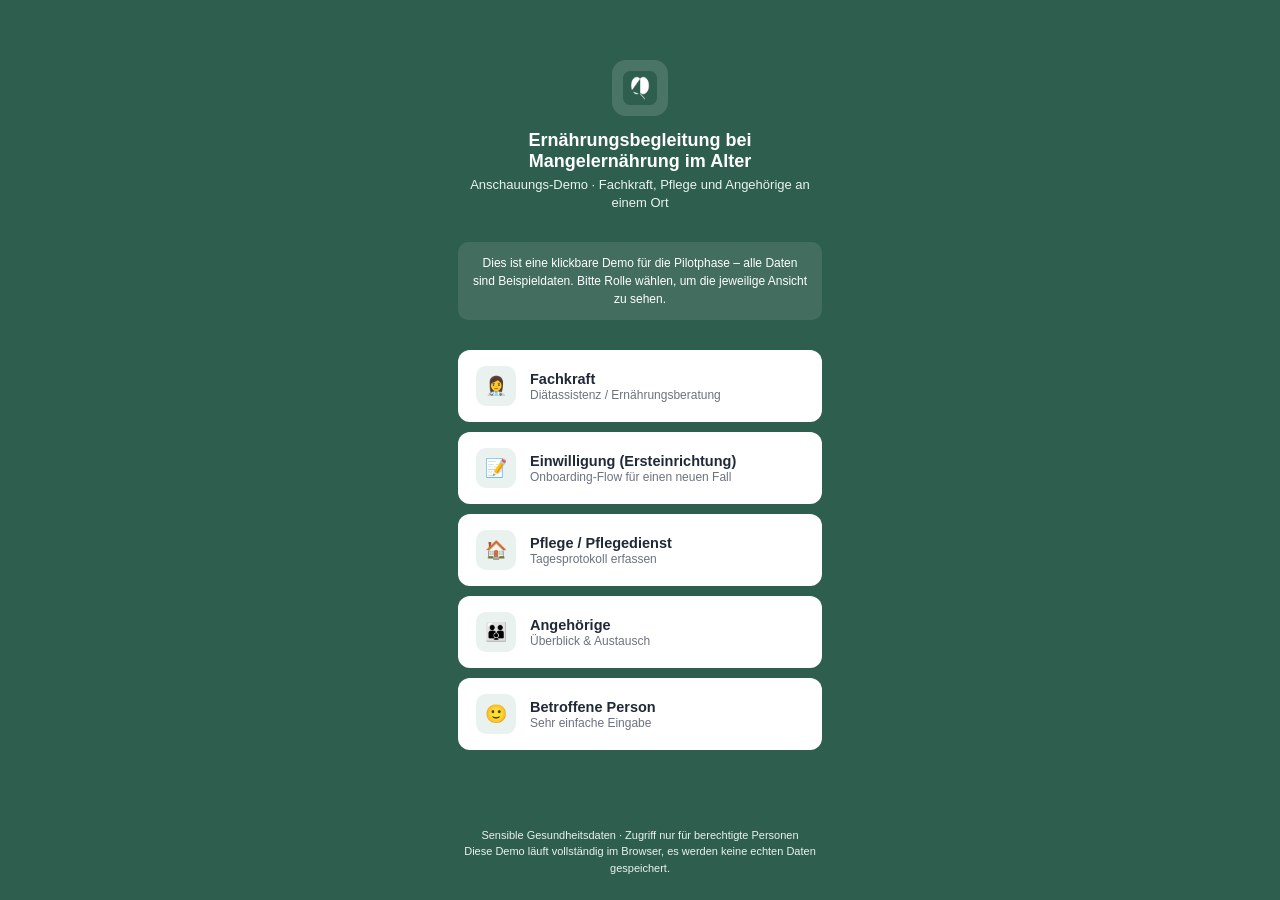
<file: demo-app/index.html>
<!doctype html>
<html lang="de">
<head>
<meta charset="utf-8">
<meta name="viewport" content="width=device-width, initial-scale=1">
<title>Ernährungsbegleitung – Anmeldung</title>
<meta name="theme-color" content="#2E5E4E">
<link rel="manifest" href="manifest.json">
<link rel="icon" href="assets/icon-192.png">
<link rel="apple-touch-icon" href="assets/icon-192.png">
<link rel="stylesheet" href="css/style.css">
<style>
  body { background: var(--brand); }
  .login-wrap { max-width: 420px; margin: 0 auto; min-height: 100vh; display: flex; flex-direction: column; padding: 48px 28px 24px; gap: 30px; }
  .brand-badge { width: 56px; height: 56px; border-radius: 14px; background: #ffffff22; display: flex; align-items: center; justify-content: center; }
  .brand-badge img { width: 34px; height: 34px; }
  .login-title { color: #fff; font-size: 18px; font-weight: 700; text-align: center; }
  .login-sub { color: #EAF2EF; font-size: 13px; text-align: center; margin-top: 4px; line-height: 1.4; }
  .role-card {
    display: flex; align-items: center; gap: 14px; padding: 16px 18px; border-radius: 12px;
    background: #fff; text-decoration: none; color: var(--text);
  }
  .role-card:hover { background: #F3F4F6; }
  .role-ico { width: 40px; height: 40px; border-radius: 10px; background: var(--brand-light); flex-shrink: 0; display: flex; align-items: center; justify-content: center; font-size: 18px; }
  .role-name { font-weight: 700; font-size: 14.5px; }
  .role-desc { font-size: 12px; color: var(--grey); margin-top: 1px; }
  .foot-note { color: #EAF2EF; font-size: 11px; text-align: center; margin-top: auto; padding-top: 20px; line-height: 1.5; }
  .pilot-note { background: #ffffff18; border-radius: 10px; padding: 12px 14px; color: #fff; font-size: 12px; line-height: 1.5; text-align: center; }
</style>
</head>
<body data-sw-base="./">
<div class="login-wrap">
  <div style="display:flex; flex-direction:column; align-items:center; gap:14px; margin-top:12px;">
    <div class="brand-badge"><img src="assets/icon-192.png" alt="Logo"></div>
    <div>
      <div class="login-title">Ernährungsbegleitung bei<br>Mangelernährung im Alter</div>
      <div class="login-sub">Anschauungs-Demo · Fachkraft, Pflege und Angehörige an einem Ort</div>
    </div>
  </div>

  <div class="pilot-note">Dies ist eine klickbare Demo für die Pilotphase – alle Daten sind Beispieldaten. Bitte Rolle wählen, um die jeweilige Ansicht zu sehen.</div>

  <div style="display:flex; flex-direction:column; gap:10px;">
    <a class="role-card" href="fachkraft/dashboard.html">
      <div class="role-ico">👩‍⚕️</div>
      <div><div class="role-name">Fachkraft</div><div class="role-desc">Diätassistenz / Ernährungsberatung</div></div>
    </a>
    <a class="role-card" href="mobile/einwilligung.html">
      <div class="role-ico">📝</div>
      <div><div class="role-name">Einwilligung (Ersteinrichtung)</div><div class="role-desc">Onboarding-Flow für einen neuen Fall</div></div>
    </a>
    <a class="role-card" href="mobile/pflege.html">
      <div class="role-ico">🏠</div>
      <div><div class="role-name">Pflege / Pflegedienst</div><div class="role-desc">Tagesprotokoll erfassen</div></div>
    </a>
    <a class="role-card" href="mobile/angehoerige.html">
      <div class="role-ico">👪</div>
      <div><div class="role-name">Angehörige</div><div class="role-desc">Überblick & Austausch</div></div>
    </a>
    <a class="role-card" href="mobile/betroffene.html">
      <div class="role-ico">🙂</div>
      <div><div class="role-name">Betroffene Person</div><div class="role-desc">Sehr einfache Eingabe</div></div>
    </a>
  </div>

  <div class="foot-note">Sensible Gesundheitsdaten · Zugriff nur für berechtigte Personen<br>Diese Demo läuft vollständig im Browser, es werden keine echten Daten gespeichert.</div>
</div>

<script src="js/app.js"></script>
<script>
  if ("serviceWorker" in navigator) {
    window.addEventListener("load", () => {
      navigator.serviceWorker.register("sw.js").catch(() => {});
    });
  }
</script>
</body>
</html>
</file>
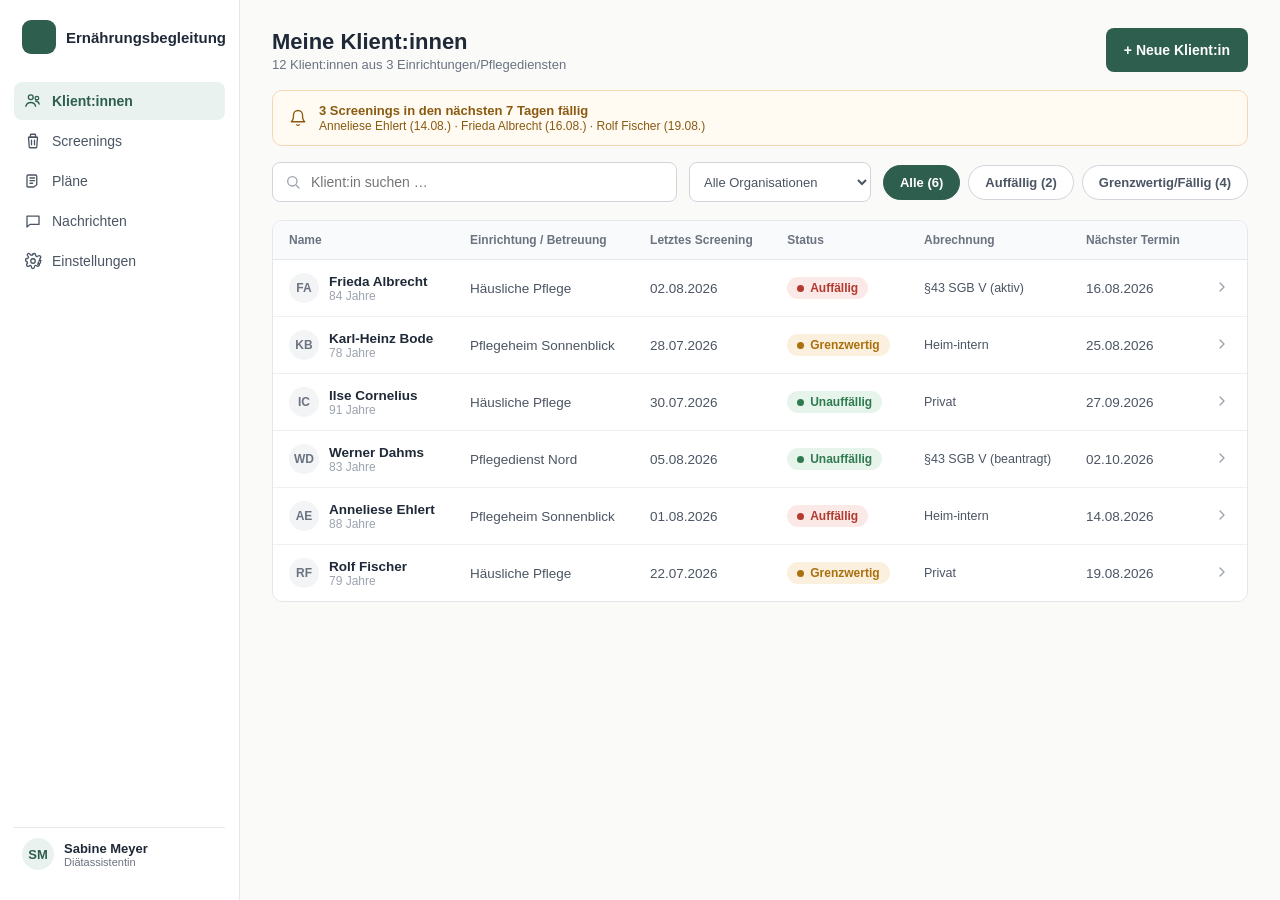
<file: demo-app/fachkraft/dashboard.html>
<!doctype html>
<html lang="de">
<head>
<meta charset="utf-8">
<meta name="viewport" content="width=device-width, initial-scale=1">
<title>Klient:innen – Übersicht</title>
<meta name="theme-color" content="#2E5E4E">
<link rel="manifest" href="../manifest.json">
<link rel="icon" href="../assets/icon-192.png">
<link rel="stylesheet" href="../css/style.css">
</head>
<body>
<div class="app-shell">
  <div class="sidebar" id="sidebar-mount" data-active="klienten"></div>

  <div class="main">
    <div class="page-head">
      <div>
        <div class="page-title">Meine Klient:innen</div>
        <div class="page-sub" id="header-sub">12 Klient:innen aus 3 Einrichtungen/Pflegediensten</div>
      </div>
      <button class="btn btn-primary" onclick="demoAlert('In der Demo nicht verknüpft – hier würde eine neue Klient:in angelegt.')">+ Neue Klient:in</button>
    </div>

    <div class="banner-warn" style="margin-bottom:16px;">
      <svg width="18" height="18" viewBox="0 0 24 24" fill="none" stroke="#8A5A11" stroke-width="1.75" stroke-linecap="round" stroke-linejoin="round" style="flex-shrink:0;"><path d="M18 8a6 6 0 0 0-12 0c0 7-3 9-3 9h18s-3-2-3-9"/><path d="M13.7 21a2 2 0 0 1-3.4 0"/></svg>
      <div style="flex-grow:1;">
        <div style="font-size:13px; font-weight:700;">3 Screenings in den nächsten 7 Tagen fällig</div>
        <div style="font-size:12px; margin-top:1px;">Anneliese Ehlert (14.08.) · Frieda Albrecht (16.08.) · Rolf Fischer (19.08.)</div>
      </div>
    </div>

    <div style="display:flex; align-items:center; gap:12px; margin-bottom:18px; flex-wrap:wrap;">
      <div style="flex-grow:1; min-width:180px; display:flex; align-items:center; gap:8px; height:40px; border:1px solid #D1D5DB; border-radius:8px; padding:0 12px; background:#fff;">
        <svg width="16" height="16" viewBox="0 0 24 24" fill="none" stroke="#9CA3AF" stroke-width="2" stroke-linecap="round"><circle cx="11" cy="11" r="7"/><path d="m21 21-4.3-4.3"/></svg>
        <input id="search" type="text" placeholder="Klient:in suchen …" style="border:none; outline:none; font-size:14px; flex-grow:1; background:transparent;"/>
      </div>
      <select id="org-filter" style="height:40px; border:1px solid #D1D5DB; border-radius:8px; padding:0 10px; font-size:13px; background:#fff; color:#4B5563;">
        <option value="all">Alle Organisationen</option>
        <option value="Häusliche Pflege">Häusliche Pflege</option>
        <option value="Pflegeheim Sonnenblick">Pflegeheim Sonnenblick</option>
        <option value="Pflegedienst Nord">Pflegedienst Nord</option>
      </select>
      <div id="status-filters" style="display:flex; gap:8px;"></div>
    </div>

    <div class="table-wrap">
      <table class="data">
        <thead><tr>
          <th>Name</th><th>Einrichtung / Betreuung</th><th>Letztes Screening</th><th>Status</th><th>Abrechnung</th><th>Nächster Termin</th><th></th>
        </tr></thead>
        <tbody id="rows"></tbody>
      </table>
    </div>
  </div>
</div>

<script src="../js/app.js"></script>
<script src="../js/sidebar.js"></script>
<script>
  const CLIENTS = [
    { name: "Frieda Albrecht", age: 84, initials: "FA", org: "Häusliche Pflege", lastScreening: "02.08.2026", status: "red", statusLabel: "Auffällig", nextDate: "16.08.2026", billing: "§43 SGB V (aktiv)" },
    { name: "Karl-Heinz Bode", age: 78, initials: "KB", org: "Pflegeheim Sonnenblick", lastScreening: "28.07.2026", status: "amber", statusLabel: "Grenzwertig", nextDate: "25.08.2026", billing: "Heim-intern" },
    { name: "Ilse Cornelius", age: 91, initials: "IC", org: "Häusliche Pflege", lastScreening: "30.07.2026", status: "green", statusLabel: "Unauffällig", nextDate: "27.09.2026", billing: "Privat" },
    { name: "Werner Dahms", age: 83, initials: "WD", org: "Pflegedienst Nord", lastScreening: "05.08.2026", status: "green", statusLabel: "Unauffällig", nextDate: "02.10.2026", billing: "§43 SGB V (beantragt)" },
    { name: "Anneliese Ehlert", age: 88, initials: "AE", org: "Pflegeheim Sonnenblick", lastScreening: "01.08.2026", status: "red", statusLabel: "Auffällig", nextDate: "14.08.2026", billing: "Heim-intern" },
    { name: "Rolf Fischer", age: 79, initials: "RF", org: "Häusliche Pflege", lastScreening: "22.07.2026", status: "amber", statusLabel: "Grenzwertig", nextDate: "19.08.2026", billing: "Privat" },
  ];

  let state = { filter: "all", org: "all", q: "" };

  function renderFilters() {
    const defs = [
      { key: "all", label: "Alle (" + CLIENTS.length + ")" },
      { key: "flag", label: "Auffällig (" + CLIENTS.filter(c => c.status === "red").length + ")" },
      { key: "due", label: "Grenzwertig/Fällig (" + CLIENTS.filter(c => c.status !== "green").length + ")" },
    ];
    qs("#status-filters").innerHTML = defs.map(d =>
      `<div class="chip ${state.filter === d.key ? "active" : ""}" data-filter="${d.key}">${d.label}</div>`
    ).join("");
    qsa("#status-filters .chip").forEach(el => el.addEventListener("click", () => {
      state.filter = el.dataset.filter; renderAll();
    }));
  }

  function renderRows() {
    let list = CLIENTS;
    if (state.org !== "all") list = list.filter(c => c.org === state.org);
    if (state.filter === "flag") list = list.filter(c => c.status === "red");
    if (state.filter === "due") list = list.filter(c => c.status !== "green");
    if (state.q.trim()) {
      const q = state.q.trim().toLowerCase();
      list = list.filter(c => c.name.toLowerCase().includes(q));
    }

    qs("#rows").innerHTML = list.map(c => `
      <tr>
        <td>
          <div style="display:flex; align-items:center; gap:10px;">
            <div style="width:30px; height:30px; border-radius:999px; background:#F3F4F6; color:#6B7280; display:flex; align-items:center; justify-content:center; font-size:12px; font-weight:700; flex-shrink:0;">${c.initials}</div>
            <div><div style="font-weight:600;">${c.name}</div><div style="font-size:12px; color:#9CA3AF;">${c.age} Jahre</div></div>
          </div>
        </td>
        <td style="color:#4B5563;">${c.org}</td>
        <td style="color:#4B5563;">${c.lastScreening}</td>
        <td><span class="badge ${c.status}"><span class="dot"></span>${c.statusLabel}</span></td>
        <td style="color:#4B5563; font-size:12.5px;">${c.billing}</td>
        <td style="color:#4B5563;">${c.nextDate}</td>
        <td><a href="klient.html?name=${encodeURIComponent(c.name)}&initials=${c.initials}&age=${c.age}&org=${encodeURIComponent(c.org)}&status=${c.status}&statusLabel=${encodeURIComponent(c.statusLabel)}" style="color:#9CA3AF;">
          <svg width="16" height="16" viewBox="0 0 24 24" fill="none" stroke="currentColor" stroke-width="2" stroke-linecap="round" stroke-linejoin="round"><path d="m9 6 6 6-6 6"/></svg>
        </a></td>
      </tr>`).join("");

    qs("#header-sub").textContent = state.org === "all"
      ? "12 Klient:innen aus 3 Einrichtungen/Pflegediensten"
      : list.length + " Klient:in(nen) bei " + state.org;
  }

  function renderAll() { renderFilters(); renderRows(); }

  qs("#org-filter").addEventListener("change", (e) => { state.org = e.target.value; renderAll(); });
  qs("#search").addEventListener("input", (e) => { state.q = e.target.value; renderRows(); });

  renderAll();
</script>
</body>
</html>
</file>
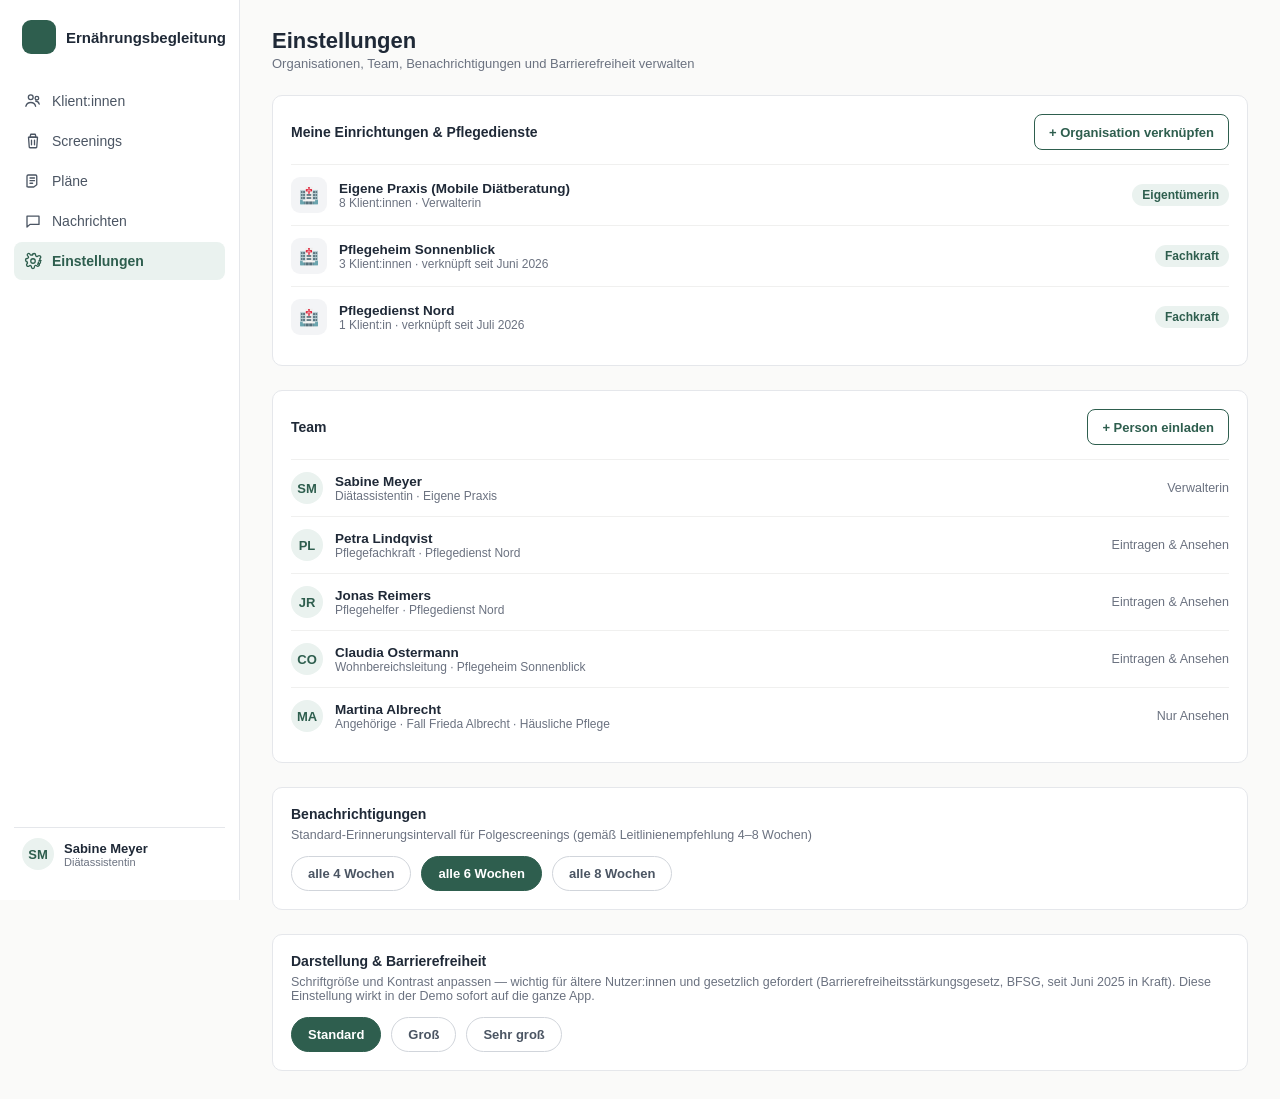
<file: demo-app/fachkraft/einstellungen.html>
<!doctype html>
<html lang="de">
<head>
<meta charset="utf-8">
<meta name="viewport" content="width=device-width, initial-scale=1">
<title>Einstellungen</title>
<meta name="theme-color" content="#2E5E4E">
<link rel="manifest" href="../manifest.json">
<link rel="icon" href="../assets/icon-192.png">
<link rel="stylesheet" href="../css/style.css">
</head>
<body>
<div class="app-shell">
  <div class="sidebar" id="sidebar-mount" data-active="einstellungen"></div>

  <div class="main" style="display:flex; flex-direction:column; gap:24px;">
    <div>
      <div class="page-title">Einstellungen</div>
      <div class="page-sub">Organisationen, Team, Benachrichtigungen und Barrierefreiheit verwalten</div>
    </div>

    <div class="card">
      <div style="display:flex; align-items:center; justify-content:space-between; margin-bottom:14px;">
        <div style="font-size:14px; font-weight:700;">Meine Einrichtungen &amp; Pflegedienste</div>
        <button class="btn btn-outline" style="height:36px; padding:0 14px; font-size:13px;" onclick="demoAlert('In der Demo nicht verknüpft – hier würde eine neue Organisation verknüpft.')">+ Organisation verknüpfen</button>
      </div>
      <div id="orgs"></div>
    </div>

    <div class="card">
      <div style="display:flex; align-items:center; justify-content:space-between; margin-bottom:14px;">
        <div style="font-size:14px; font-weight:700;">Team</div>
        <button class="btn btn-outline" style="height:36px; padding:0 14px; font-size:13px;" onclick="demoAlert('In der Demo nicht verknüpft – hier würde eine Person eingeladen.')">+ Person einladen</button>
      </div>
      <div id="team"></div>
    </div>

    <div class="card">
      <div style="font-size:14px; font-weight:700; margin-bottom:6px;">Benachrichtigungen</div>
      <div style="font-size:12.5px; color:#6B7280; margin-bottom:14px;">Standard-Erinnerungsintervall für Folgescreenings (gemäß Leitlinienempfehlung 4–8 Wochen)</div>
      <div style="display:flex; gap:10px;" id="intervals"></div>
    </div>

    <div class="card">
      <div style="font-size:14px; font-weight:700; margin-bottom:6px;">Darstellung &amp; Barrierefreiheit</div>
      <div style="font-size:12.5px; color:#6B7280; margin-bottom:14px;">Schriftgröße und Kontrast anpassen — wichtig für ältere Nutzer:innen und gesetzlich gefordert (Barrierefreiheitsstärkungsgesetz, BFSG, seit Juni 2025 in Kraft). Diese Einstellung wirkt in der Demo sofort auf die ganze App.</div>
      <div style="display:flex; gap:10px;" id="fontsizes"></div>
    </div>
  </div>
</div>

<script src="../js/app.js"></script>
<script src="../js/sidebar.js"></script>
<script>
  const ORGS = [
    { name: "Eigene Praxis (Mobile Diätberatung)", meta: "8 Klient:innen · Verwalterin", role: "Eigentümerin" },
    { name: "Pflegeheim Sonnenblick", meta: "3 Klient:innen · verknüpft seit Juni 2026", role: "Fachkraft" },
    { name: "Pflegedienst Nord", meta: "1 Klient:in · verknüpft seit Juli 2026", role: "Fachkraft" },
  ];
  const TEAM = [
    { name: "Sabine Meyer", initials: "SM", role: "Diätassistentin", org: "Eigene Praxis", access: "Verwalterin" },
    { name: "Petra Lindqvist", initials: "PL", role: "Pflegefachkraft", org: "Pflegedienst Nord", access: "Eintragen & Ansehen" },
    { name: "Jonas Reimers", initials: "JR", role: "Pflegehelfer", org: "Pflegedienst Nord", access: "Eintragen & Ansehen" },
    { name: "Claudia Ostermann", initials: "CO", role: "Wohnbereichsleitung", org: "Pflegeheim Sonnenblick", access: "Eintragen & Ansehen" },
    { name: "Martina Albrecht", initials: "MA", role: "Angehörige · Fall Frieda Albrecht", org: "Häusliche Pflege", access: "Nur Ansehen" },
  ];

  qs("#orgs").innerHTML = ORGS.map(o => `
    <div style="display:flex; align-items:center; justify-content:space-between; padding:12px 0; border-top:1px solid #F0F0EF;">
      <div style="display:flex; align-items:center; gap:12px;">
        <div style="width:36px; height:36px; border-radius:9px; background:#F3F4F6; display:flex; align-items:center; justify-content:center; flex-shrink:0; font-size:16px;">🏥</div>
        <div><div style="font-size:13.5px; font-weight:600;">${o.name}</div><div style="font-size:12px; color:#6B7280;">${o.meta}</div></div>
      </div>
      <span class="badge" style="background:var(--brand-light); color:var(--brand);">${o.role}</span>
    </div>`).join("");

  qs("#team").innerHTML = TEAM.map(t => `
    <div style="display:flex; align-items:center; justify-content:space-between; padding:12px 0; border-top:1px solid #F0F0EF;">
      <div style="display:flex; align-items:center; gap:12px;">
        <div class="avatar">${t.initials}</div>
        <div><div style="font-size:13.5px; font-weight:600;">${t.name}</div><div style="font-size:12px; color:#6B7280;">${t.role} · ${t.org}</div></div>
      </div>
      <span style="font-size:12.5px; color:#6B7280;">${t.access}</span>
    </div>`).join("");

  let interval = 6;
  function renderIntervals() {
    qs("#intervals").innerHTML = [4, 6, 8].map(n =>
      `<div class="chip ${interval === n ? "active" : ""}" data-n="${n}">alle ${n} Wochen</div>`
    ).join("");
    qsa("#intervals .chip").forEach(el => el.addEventListener("click", () => { interval = Number(el.dataset.n); renderIntervals(); }));
  }
  renderIntervals();

  function renderFontSizes() {
    const current = localStorage.getItem("fontSize") || "standard";
    const defs = [{ k: "standard", l: "Standard" }, { k: "gross", l: "Groß" }, { k: "sehrgross", l: "Sehr groß" }];
    qs("#fontsizes").innerHTML = defs.map(d => `<div class="chip ${current === d.k ? "active" : ""}" data-k="${d.k}">${d.l}</div>`).join("");
    qsa("#fontsizes .chip").forEach(el => el.addEventListener("click", () => {
      setFontSize(el.dataset.k === "standard" ? "" : el.dataset.k);
      renderFontSizes();
    }));
  }
  renderFontSizes();
</script>
</body>
</html>
</file>
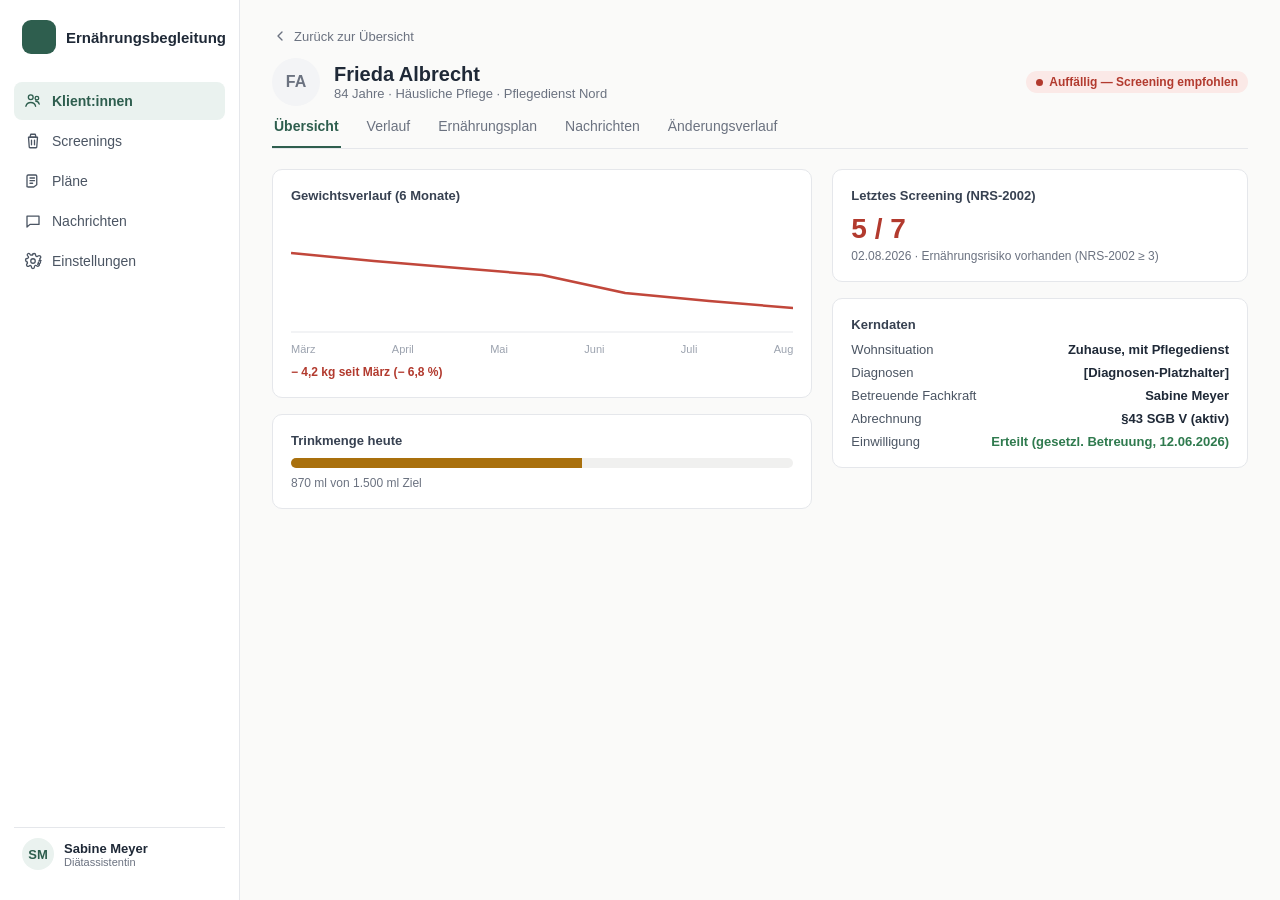
<file: demo-app/fachkraft/klient.html>
<!doctype html>
<html lang="de">
<head>
<meta charset="utf-8">
<meta name="viewport" content="width=device-width, initial-scale=1">
<title>Klient:in – Detail</title>
<meta name="theme-color" content="#2E5E4E">
<link rel="manifest" href="../manifest.json">
<link rel="icon" href="../assets/icon-192.png">
<link rel="stylesheet" href="../css/style.css">
</head>
<body>
<div class="app-shell">
  <div class="sidebar" id="sidebar-mount" data-active="klienten"></div>

  <div class="main">
    <div style="display:flex; align-items:center; gap:10px; font-size:13px; color:#6B7280; margin-bottom:14px;">
      <a href="dashboard.html" style="color:#6B7280; display:flex; align-items:center; gap:6px;">
        <svg width="16" height="16" viewBox="0 0 24 24" fill="none" stroke="#6B7280" stroke-width="2" stroke-linecap="round" stroke-linejoin="round"><path d="m15 18-6-6 6-6"/></svg>
        Zurück zur Übersicht
      </a>
    </div>

    <div class="page-head" style="margin-bottom:12px;">
      <div style="display:flex; align-items:center; gap:14px;">
        <div style="width:48px; height:48px; border-radius:999px; background:#F3F4F6; color:#6B7280; display:flex; align-items:center; justify-content:center; font-size:16px; font-weight:700;" id="k-initials">FA</div>
        <div>
          <div style="font-size:20px; font-weight:700;" id="k-name">Frieda Albrecht</div>
          <div style="font-size:13px; color:#6B7280;" id="k-meta">84 Jahre · Häusliche Pflege · Pflegedienst Nord</div>
        </div>
      </div>
      <span class="badge red" id="k-status"><span class="dot"></span>Auffällig — Screening empfohlen</span>
    </div>

    <div class="tabs" id="tabs"></div>
    <div id="panels"></div>
  </div>
</div>

<script src="../js/app.js"></script>
<script src="../js/sidebar.js"></script>
<script>
  // Pull the clicked client's identity from the dashboard link; the rest of
  // this page stays demo content (NRS-2002 history etc.) for every client.
  const p = new URLSearchParams(location.search);
  if (p.get("name")) {
    qs("#k-name").textContent = p.get("name");
    qs("#k-initials").textContent = p.get("initials") || "??";
    qs("#k-meta").textContent = `${p.get("age") || "–"} Jahre · ${p.get("org") || "Häusliche Pflege"}`;
    const status = p.get("status") || "red";
    const label = p.get("statusLabel") || "Auffällig";
    const kStatus = qs("#k-status");
    kStatus.className = "badge " + status;
    kStatus.innerHTML = `<span class="dot"></span>${label}${status === "red" ? " — Screening empfohlen" : ""}`;
  }

  const TABS = [
    { key: "overview", label: "Übersicht" },
    { key: "verlauf", label: "Verlauf" },
    { key: "plan", label: "Ernährungsplan" },
    { key: "nachrichten", label: "Nachrichten" },
    { key: "audit", label: "Änderungsverlauf" },
  ];
  let activeTab = "overview";

  const HISTORY = [
    { date: "02.08.2026", weight: "58,1 kg", score: "5 / 7", label: "Risiko vorhanden", cls: "red" },
    { date: "05.07.2026", weight: "59,8 kg", score: "3 / 7", label: "Risiko vorhanden", cls: "red" },
    { date: "07.06.2026", weight: "60,9 kg", score: "2 / 7", label: "Risiko möglich", cls: "amber" },
    { date: "10.05.2026", weight: "61,7 kg", score: "1 / 7", label: "Risiko möglich", cls: "amber" },
    { date: "12.04.2026", weight: "62,3 kg", score: "0 / 7", label: "Kein Risiko", cls: "green" },
  ];
  const AUDIT = [
    { when: "16.08.2026 · 09:14", who: "Sabine Meyer", action: "Ernährungsplan aktualisiert" },
    { when: "05.08.2026 · 14:02", who: "Pflegedienst Nord", action: "Tagesprotokoll erfasst (Essen/Trinken)" },
    { when: "02.08.2026 · 10:30", who: "Sabine Meyer", action: "Screening durchgeführt (NRS-2002), Ergebnis 5/7" },
    { when: "20.07.2026 · 08:00", who: "System", action: "Erinnerung an Folgescreening versendet" },
    { when: "12.06.2026 · 11:45", who: "Martina Albrecht", action: "Einwilligung zur Datenverarbeitung erteilt (als gesetzl. Betreuung)" },
  ];

  function renderTabs() {
    qs("#tabs").innerHTML = TABS.map(t =>
      `<button class="tab ${t.key === activeTab ? "active" : ""}" data-tab="${t.key}">${t.label}</button>`
    ).join("");
    qsa("#tabs .tab").forEach(el => el.addEventListener("click", () => { activeTab = el.dataset.tab; render(); }));
  }

  function render() {
    renderTabs();
    const panels = qs("#panels");
    if (activeTab === "overview") {
      panels.innerHTML = `
        <div style="display:grid; grid-template-columns: 1.3fr 1fr; gap:20px;">
          <div style="display:flex; flex-direction:column; gap:16px;">
            <div class="card">
              <div class="card-title">Gewichtsverlauf (6 Monate)</div>
              <svg width="100%" height="120" viewBox="0 0 400 120" preserveAspectRatio="none">
                <polyline points="0,40 66,48 133,55 200,62 266,80 333,88 400,95" fill="none" stroke="#C1473B" stroke-width="2.5"/>
                <line x1="0" y1="119" x2="400" y2="119" stroke="#E5E7EB" stroke-width="1"/>
              </svg>
              <div style="display:flex; justify-content:space-between; font-size:11px; color:#9CA3AF; margin-top:6px;">
                <span>März</span><span>April</span><span>Mai</span><span>Juni</span><span>Juli</span><span>Aug</span>
              </div>
              <div style="font-size:12px; color:#B23A2E; margin-top:10px; font-weight:600;">− 4,2 kg seit März (− 6,8 %)</div>
            </div>
            <div class="card">
              <div class="card-title">Trinkmenge heute</div>
              <div style="height:10px; border-radius:999px; background:#F0F0EF; overflow:hidden;"><div style="width:58%; height:100%; background:#A9700D;"></div></div>
              <div style="font-size:12px; color:#6B7280; margin-top:8px;">870 ml von 1.500 ml Ziel</div>
            </div>
          </div>
          <div style="display:flex; flex-direction:column; gap:16px;">
            <div class="card">
              <div class="card-title">Letztes Screening (NRS-2002)</div>
              <div style="font-size:28px; font-weight:700; color:#B23A2E;">5 / 7</div>
              <div style="font-size:12px; color:#6B7280; margin-top:4px;">02.08.2026 · Ernährungsrisiko vorhanden (NRS-2002 ≥ 3)</div>
            </div>
            <div class="card">
              <div class="card-title">Kerndaten</div>
              <div style="display:flex; flex-direction:column; gap:8px; font-size:13px; color:#4B5563;">
                <div style="display:flex; justify-content:space-between;"><span>Wohnsituation</span><span style="font-weight:600; color:#1F2937;">Zuhause, mit Pflegedienst</span></div>
                <div style="display:flex; justify-content:space-between;"><span>Diagnosen</span><span style="font-weight:600; color:#1F2937;">[Diagnosen-Platzhalter]</span></div>
                <div style="display:flex; justify-content:space-between;"><span>Betreuende Fachkraft</span><span style="font-weight:600; color:#1F2937;">Sabine Meyer</span></div>
                <div style="display:flex; justify-content:space-between;"><span>Abrechnung</span><span style="font-weight:600; color:#1F2937;">§43 SGB V (aktiv)</span></div>
                <div style="display:flex; justify-content:space-between;"><span>Einwilligung</span><span style="font-weight:600; color:#2F7A4E;">Erteilt (gesetzl. Betreuung, 12.06.2026)</span></div>
              </div>
            </div>
          </div>
        </div>`;
    } else if (activeTab === "verlauf") {
      panels.innerHTML = `
        <div style="display:flex; flex-direction:column; gap:12px;">
          <div style="display:flex; justify-content:flex-end;">
            <button class="btn btn-ghost" onclick="demoAlert('Export würde in der echten App ein PDF/CSV erzeugen.')">
              <svg width="14" height="14" viewBox="0 0 24 24" fill="none" stroke="#4B5563" stroke-width="2" stroke-linecap="round" stroke-linejoin="round"><path d="M12 3v12"/><path d="m7 10 5 5 5-5"/><path d="M5 21h14"/></svg>
              Verlauf als PDF/CSV exportieren
            </button>
          </div>
          <div class="table-wrap">
            <table class="data">
              <thead><tr><th>Datum</th><th>Gewicht</th><th>NRS-2002 Score</th><th>Ergebnis</th></tr></thead>
              <tbody>
                ${HISTORY.map(h => `<tr><td>${h.date}</td><td>${h.weight}</td><td>${h.score}</td><td><span class="badge ${h.cls}">${h.label}</span></td></tr>`).join("")}
              </tbody>
            </table>
          </div>
        </div>`;
    } else if (activeTab === "plan") {
      panels.innerHTML = `
        <div class="card" style="display:flex; flex-direction:column; gap:12px;">
          <div class="card-title">Aktueller Ernährungsplan</div>
          <div style="font-size:13.5px; color:#4B5563; line-height:1.6;">Proteinreiche, energieangereicherte Kost in kleinen, häufigen Portionen. Angereichert mit Öl/Butter, zusätzliche Zwischenmahlzeiten. Zuletzt aktualisiert am 03.08.2026.</div>
          <a href="plan.html">Vollständigen Plan öffnen →</a>
        </div>`;
    } else if (activeTab === "nachrichten") {
      panels.innerHTML = `
        <div class="card" style="display:flex; flex-direction:column; gap:12px;">
          <div class="card-title">Letzte Nachrichten</div>
          <div style="font-size:13.5px; color:#4B5563;"><b>Pflegedienst Nord:</b> „Appetit heute deutlich schlechter, kaum Mittagessen gegessen."</div>
          <div style="font-size:13.5px; color:#4B5563;"><b>Martina Albrecht (Tochter):</b> „Können wir diese Woche telefonieren?"</div>
          <a href="../mobile/kommunikation.html">Alle Nachrichten öffnen →</a>
        </div>`;
    } else if (activeTab === "audit") {
      panels.innerHTML = `
        <div style="display:flex; flex-direction:column; gap:10px;">
          <div style="font-size:12.5px; color:#6B7280;">Nachvollziehbare Historie aller Einträge und Änderungen zu diesem Fall — relevant u. a. für Qualitätsprüfungen (MDK) in Pflegeeinrichtungen.</div>
          <div class="table-wrap">
            <table class="data">
              <thead><tr><th>Datum / Uhrzeit</th><th>Nutzer:in</th><th>Aktion</th></tr></thead>
              <tbody>${AUDIT.map(a => `<tr><td style="color:#6B7280;">${a.when}</td><td style="font-weight:600;">${a.who}</td><td>${a.action}</td></tr>`).join("")}</tbody>
            </table>
          </div>
        </div>`;
    }
  }

  render();
</script>
</body>
</html>
</file>
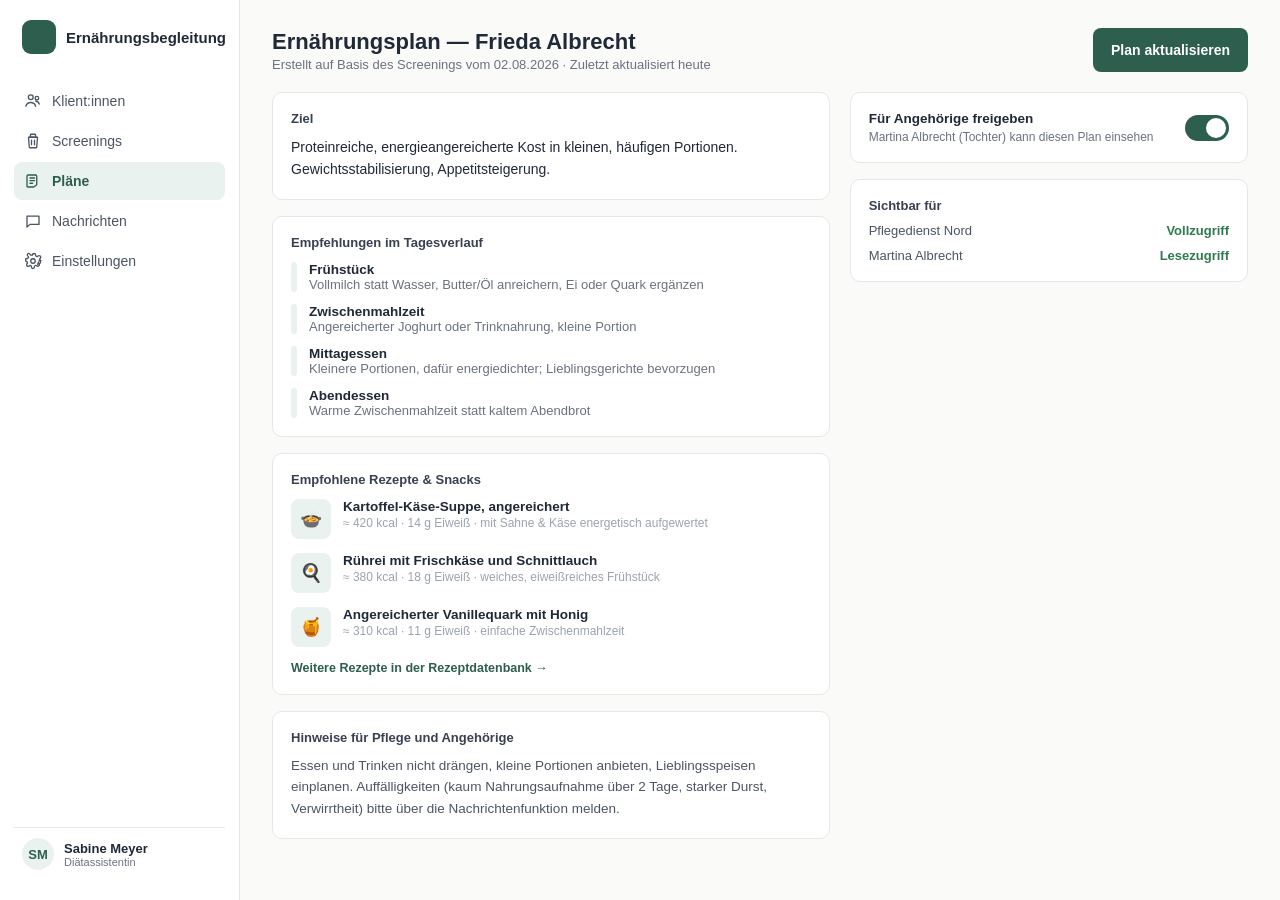
<file: demo-app/fachkraft/plan.html>
<!doctype html>
<html lang="de">
<head>
<meta charset="utf-8">
<meta name="viewport" content="width=device-width, initial-scale=1">
<title>Ernährungsplan</title>
<meta name="theme-color" content="#2E5E4E">
<link rel="manifest" href="../manifest.json">
<link rel="icon" href="../assets/icon-192.png">
<link rel="stylesheet" href="../css/style.css">
</head>
<body>
<div class="app-shell">
  <div class="sidebar" id="sidebar-mount" data-active="plaene"></div>

  <div class="main">
    <div class="page-head">
      <div>
        <div class="page-title">Ernährungsplan — Frieda Albrecht</div>
        <div class="page-sub">Erstellt auf Basis des Screenings vom 02.08.2026 · Zuletzt aktualisiert heute</div>
      </div>
      <button class="btn btn-primary" onclick="demoAlert('In der Demo nicht verknüpft – hier würde der Plan aktualisiert.')">Plan aktualisieren</button>
    </div>

    <div style="display:grid; grid-template-columns: 1.4fr 1fr; gap:20px; margin-top:20px;">
      <div style="display:flex; flex-direction:column; gap:16px;">
        <div class="card">
          <div class="card-title">Ziel</div>
          <div style="font-size:14px; line-height:1.6;">Proteinreiche, energieangereicherte Kost in kleinen, häufigen Portionen. Gewichtsstabilisierung, Appetitsteigerung.</div>
        </div>

        <div class="card">
          <div class="card-title" style="margin-bottom:12px;">Empfehlungen im Tagesverlauf</div>
          <div style="display:flex; flex-direction:column; gap:12px;">
            <div style="display:flex; gap:12px;"><div style="width:6px; border-radius:999px; background:var(--brand-light); flex-shrink:0;"></div><div><div style="font-size:13.5px; font-weight:600;">Frühstück</div><div style="font-size:13px; color:#6B7280;">Vollmilch statt Wasser, Butter/Öl anreichern, Ei oder Quark ergänzen</div></div></div>
            <div style="display:flex; gap:12px;"><div style="width:6px; border-radius:999px; background:var(--brand-light); flex-shrink:0;"></div><div><div style="font-size:13.5px; font-weight:600;">Zwischenmahlzeit</div><div style="font-size:13px; color:#6B7280;">Angereicherter Joghurt oder Trinknahrung, kleine Portion</div></div></div>
            <div style="display:flex; gap:12px;"><div style="width:6px; border-radius:999px; background:var(--brand-light); flex-shrink:0;"></div><div><div style="font-size:13.5px; font-weight:600;">Mittagessen</div><div style="font-size:13px; color:#6B7280;">Kleinere Portionen, dafür energiedichter; Lieblingsgerichte bevorzugen</div></div></div>
            <div style="display:flex; gap:12px;"><div style="width:6px; border-radius:999px; background:var(--brand-light); flex-shrink:0;"></div><div><div style="font-size:13.5px; font-weight:600;">Abendessen</div><div style="font-size:13px; color:#6B7280;">Warme Zwischenmahlzeit statt kaltem Abendbrot</div></div></div>
          </div>
        </div>

        <div class="card">
          <div class="card-title" style="margin-bottom:12px;">Empfohlene Rezepte &amp; Snacks</div>
          <div style="display:flex; flex-direction:column; gap:14px;">
            <div style="display:flex; gap:12px; align-items:flex-start;">
              <div style="width:40px; height:40px; border-radius:8px; background:var(--brand-light); flex-shrink:0; display:flex; align-items:center; justify-content:center; font-size:18px;">🍲</div>
              <div><div style="font-size:13.5px; font-weight:600;">Kartoffel-Käse-Suppe, angereichert</div><div style="font-size:12px; color:#9CA3AF; margin-top:2px;">≈ 420 kcal · 14 g Eiweiß · mit Sahne &amp; Käse energetisch aufgewertet</div></div>
            </div>
            <div style="display:flex; gap:12px; align-items:flex-start;">
              <div style="width:40px; height:40px; border-radius:8px; background:var(--brand-light); flex-shrink:0; display:flex; align-items:center; justify-content:center; font-size:18px;">🍳</div>
              <div><div style="font-size:13.5px; font-weight:600;">Rührei mit Frischkäse und Schnittlauch</div><div style="font-size:12px; color:#9CA3AF; margin-top:2px;">≈ 380 kcal · 18 g Eiweiß · weiches, eiweißreiches Frühstück</div></div>
            </div>
            <div style="display:flex; gap:12px; align-items:flex-start;">
              <div style="width:40px; height:40px; border-radius:8px; background:var(--brand-light); flex-shrink:0; display:flex; align-items:center; justify-content:center; font-size:18px;">🍯</div>
              <div><div style="font-size:13.5px; font-weight:600;">Angereicherter Vanillequark mit Honig</div><div style="font-size:12px; color:#9CA3AF; margin-top:2px;">≈ 310 kcal · 11 g Eiweiß · einfache Zwischenmahlzeit</div></div>
            </div>
          </div>
          <a href="#" onclick="demoAlert('Hier würde die vollständige Rezeptdatenbank öffnen.'); return false;" style="font-size:12.5px; font-weight:600; margin-top:14px; display:inline-block;">Weitere Rezepte in der Rezeptdatenbank →</a>
        </div>

        <div class="card">
          <div class="card-title">Hinweise für Pflege und Angehörige</div>
          <div style="font-size:13.5px; color:#4B5563; line-height:1.6;">Essen und Trinken nicht drängen, kleine Portionen anbieten, Lieblingsspeisen einplanen. Auffälligkeiten (kaum Nahrungsaufnahme über 2 Tage, starker Durst, Verwirrtheit) bitte über die Nachrichtenfunktion melden.</div>
        </div>
      </div>

      <div style="display:flex; flex-direction:column; gap:16px;">
        <div class="card">
          <div style="display:flex; align-items:center; justify-content:space-between; gap:10px;">
            <div style="flex-grow:1;">
              <div style="font-size:13.5px; font-weight:600;">Für Angehörige freigeben</div>
              <div style="font-size:12px; color:#6B7280; margin-top:4px;">Martina Albrecht (Tochter) kann diesen Plan einsehen</div>
            </div>
            <div class="toggle on" id="share-toggle"><div class="knob"></div></div>
          </div>
        </div>
        <div class="card">
          <div class="card-title">Sichtbar für</div>
          <div style="display:flex; flex-direction:column; gap:10px; font-size:13px; color:#4B5563;">
            <div style="display:flex; justify-content:space-between;"><span>Pflegedienst Nord</span><span style="color:#2F7A4E; font-weight:600;">Vollzugriff</span></div>
            <div style="display:flex; justify-content:space-between;"><span>Martina Albrecht</span><span id="share-label" style="color:#2F7A4E; font-weight:600;">Lesezugriff</span></div>
          </div>
        </div>
      </div>
    </div>
  </div>
</div>

<script src="../js/app.js"></script>
<script src="../js/sidebar.js"></script>
<script>
  qs("#share-toggle").addEventListener("click", function () {
    const on = this.classList.toggle("on");
    qs("#share-label").textContent = on ? "Lesezugriff" : "Kein Zugriff";
    qs("#share-label").style.color = on ? "#2F7A4E" : "#9CA3AF";
  });
</script>
</body>
</html>
</file>
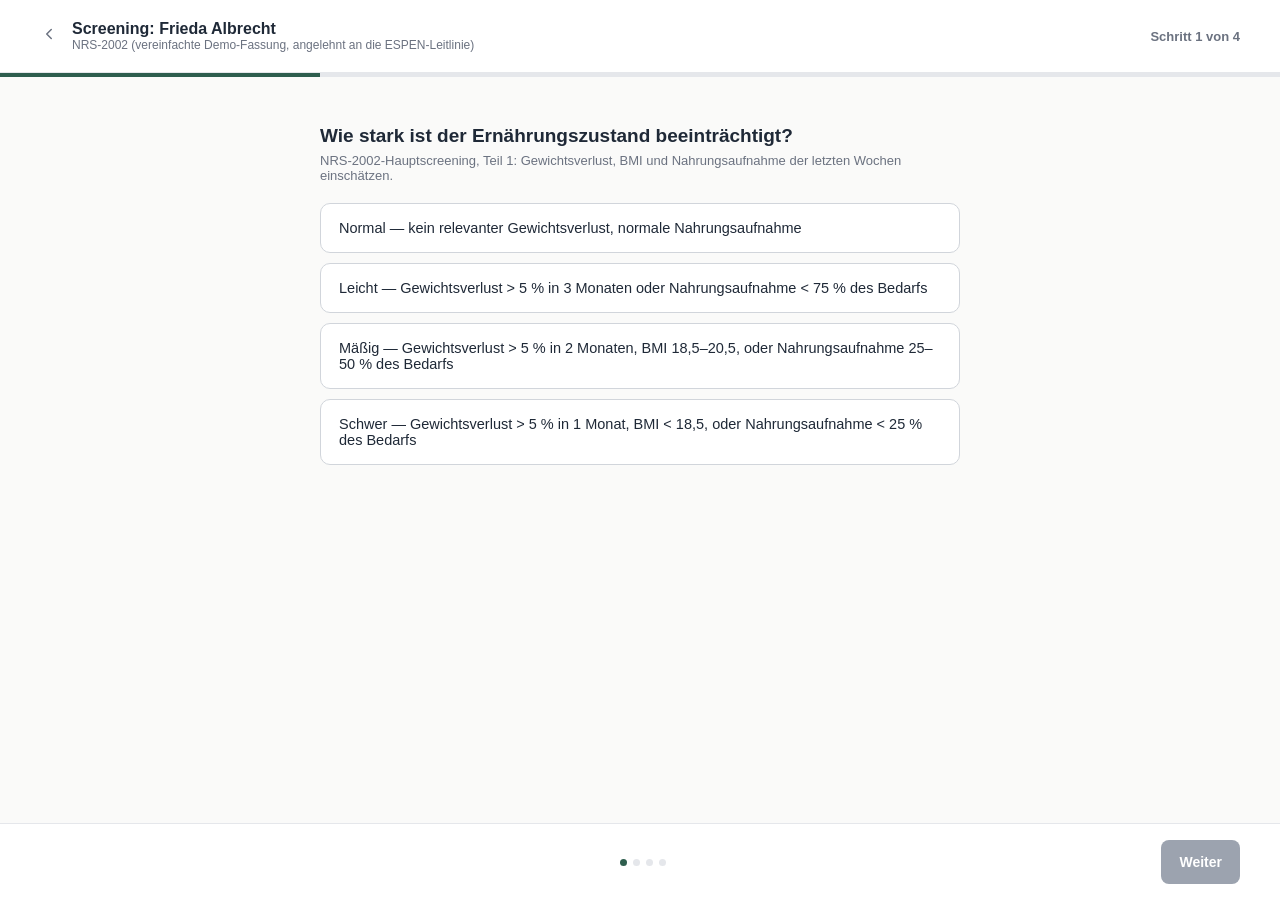
<file: demo-app/fachkraft/screening.html>
<!doctype html>
<html lang="de">
<head>
<meta charset="utf-8">
<meta name="viewport" content="width=device-width, initial-scale=1">
<title>Screening – NRS-2002</title>
<meta name="theme-color" content="#2E5E4E">
<link rel="manifest" href="../manifest.json">
<link rel="icon" href="../assets/icon-192.png">
<link rel="stylesheet" href="../css/style.css">
<style>
  .wizard-head { display:flex; align-items:center; justify-content:space-between; padding:20px 40px; border-bottom:1px solid var(--border); background:#fff; }
  .progress-track { height:4px; background:var(--border); }
  .progress-fill { height:100%; background:var(--brand); transition:width .2s; }
  .wizard-body { display:flex; flex-direction:column; align-items:center; padding:48px 40px; max-width:720px; margin:0 auto; }
  .wizard-foot { display:flex; align-items:center; justify-content:space-between; padding:16px 40px; border-top:1px solid var(--border); background:#fff; }
  .dots { display:flex; gap:6px; }
  .dots span { width:7px; height:7px; border-radius:999px; background:var(--border); }
  .dots span.active { background: var(--brand); }
</style>
</head>
<body>
<div style="display:flex; flex-direction:column; min-height:100vh;">
  <div class="wizard-head">
    <div style="display:flex; align-items:center; gap:14px;">
      <a href="klient.html" style="color:#6B7280;"><svg width="18" height="18" viewBox="0 0 24 24" fill="none" stroke="#6B7280" stroke-width="2" stroke-linecap="round" stroke-linejoin="round"><path d="m15 18-6-6 6-6"/></svg></a>
      <div>
        <div style="font-size:16px; font-weight:700;">Screening: Frieda Albrecht</div>
        <div style="font-size:12px; color:#6B7280;">NRS-2002 (vereinfachte Demo-Fassung, angelehnt an die ESPEN-Leitlinie)</div>
      </div>
    </div>
    <div style="font-size:13px; color:#6B7280; font-weight:600;" id="step-label">Schritt 1 von 4</div>
  </div>
  <div class="progress-track"><div class="progress-fill" id="progress" style="width:25%;"></div></div>

  <div class="wizard-body" id="wizard-body" style="width:100%; flex-grow:1;"></div>

  <div class="wizard-foot">
    <button class="btn btn-ghost" id="back-btn">Zurück</button>
    <div class="dots" id="dots"></div>
    <button class="btn btn-primary" id="next-btn">Weiter</button>
  </div>
</div>

<script src="../js/app.js"></script>
<script>
  const Q1 = [
    { v: 0, t: "Normal — kein relevanter Gewichtsverlust, normale Nahrungsaufnahme" },
    { v: 1, t: "Leicht — Gewichtsverlust > 5 % in 3 Monaten oder Nahrungsaufnahme < 75 % des Bedarfs" },
    { v: 2, t: "Mäßig — Gewichtsverlust > 5 % in 2 Monaten, BMI 18,5–20,5, oder Nahrungsaufnahme 25–50 % des Bedarfs" },
    { v: 3, t: "Schwer — Gewichtsverlust > 5 % in 1 Monat, BMI < 18,5, oder Nahrungsaufnahme < 25 % des Bedarfs" },
  ];
  const Q2 = [
    { v: 0, t: "Keine — normaler Ernährungsbedarf" },
    { v: 1, t: "Leicht — z. B. chronische Erkrankung mit akuter Komplikation, noch mobil" },
    { v: 2, t: "Mäßig — z. B. schwere Erkrankung, größere OP in der Vorgeschichte, bettlägerig" },
    { v: 3, t: "Schwer — z. B. intensivpflichtige Erkrankung" },
  ];
  const Q3 = [
    { v: 1, t: "70 Jahre oder älter (+1 Punkt)" },
    { v: 0, t: "Unter 70 Jahre (+0 Punkte)" },
  ];

  let step = 1;
  const answers = { a1: null, a2: null, a3: null };

  function canAdvance() {
    if (step === 1) return answers.a1 !== null;
    if (step === 2) return answers.a2 !== null;
    if (step === 3) return answers.a3 !== null;
    return true;
  }

  function optionList(options, key) {
    return `<div style="display:flex; flex-direction:column; gap:10px;">` +
      options.map(o => `<div class="option ${answers[key] === o.v ? "selected" : ""}" data-key="${key}" data-val="${o.v}">${o.t}</div>`).join("") +
      `</div>`;
  }

  function resultInfo() {
    const score = (answers.a1 ?? 0) + (answers.a2 ?? 0) + (answers.a3 ?? 0);
    if (score === 0) return { score, label: "Kein Ernährungsrisiko (NRS-2002: 0)", text: "Kein akutes Risiko erkennbar. Reguläres Folgescreening gemäß Intervall (4–8 Wochen) ausreichend.", cls: "green" };
    if (score <= 2) return { score, label: `Ernährungsrisiko möglich (NRS-2002: ${score})`, text: "Engmaschigere Beobachtung empfohlen, Wiederholung des Screenings in ca. 1 Woche.", cls: "amber" };
    return { score, label: "Ernährungsrisiko vorhanden (NRS-2002 ≥ 3)", text: "Einbindung einer Ernährungsfachkraft und Erstellung bzw. Anpassung eines Ernährungsplans empfohlen.", cls: "red" };
  }

  function render() {
    const body = qs("#wizard-body");
    if (step === 1) {
      body.innerHTML = `<div style="width:100%;">
        <div style="font-size:19px; font-weight:700; margin-bottom:6px;">Wie stark ist der Ernährungszustand beeinträchtigt?</div>
        <div style="font-size:13px; color:#6B7280; margin-bottom:20px;">NRS-2002-Hauptscreening, Teil 1: Gewichtsverlust, BMI und Nahrungsaufnahme der letzten Wochen einschätzen.</div>
        ${optionList(Q1, "a1")}</div>`;
    } else if (step === 2) {
      body.innerHTML = `<div style="width:100%;">
        <div style="font-size:19px; font-weight:700; margin-bottom:6px;">Wie schwer ist die Erkrankung bzw. gesundheitliche Belastung?</div>
        <div style="font-size:13px; color:#6B7280; margin-bottom:20px;">NRS-2002-Hauptscreening, Teil 2: erhöhter Ernährungsbedarf durch akute Erkrankung/Belastung.</div>
        ${optionList(Q2, "a2")}</div>`;
    } else if (step === 3) {
      body.innerHTML = `<div style="width:100%;">
        <div style="font-size:19px; font-weight:700; margin-bottom:6px;">Alter der Klient:in</div>
        <div style="font-size:13px; color:#6B7280; margin-bottom:20px;">Die NRS-2002 sieht einen Zuschlag von 1 Punkt für Personen ab 70 Jahren vor.</div>
        ${optionList(Q3, "a3")}</div>`;
    } else {
      const r = resultInfo();
      const fg = { red: "#B23A2E", amber: "#A9700D", green: "#2F7A4E" }[r.cls];
      body.innerHTML = `<div style="display:flex; flex-direction:column; align-items:center; gap:14px; text-align:center; width:100%;">
        <div class="badge ${r.cls}" style="width:72px; height:72px; border-radius:999px; justify-content:center; font-size:20px; font-weight:700; padding:0;">${r.score}/7</div>
        <div>
          <div style="font-size:19px; font-weight:700; color:${fg};">${r.label}</div>
          <div style="font-size:13.5px; color:#6B7280; margin-top:6px; max-width:460px;">${r.text}</div>
        </div>
        <div class="banner-note" style="width:100%; max-width:460px; text-align:left;">
          Ergebnis, Datum und Antworten werden in der Verlaufsdokumentation von Frieda Albrecht gespeichert und für Pflege und Angehörige entsprechend ihrer Berechtigung sichtbar.
        </div>
        <div class="banner-warn" style="width:100%; max-width:460px; text-align:left;">
          Hinweis: Diese vereinfachte Demo-Logik dient nur der Veranschaulichung des Ablaufs und ersetzt keine medizinische Diagnostik. Die Bewertung erfolgt fachlich durch die zuständige Diätassistentin/Ernährungsfachkraft.
        </div>
        <div style="display:flex; gap:10px; width:100%; max-width:460px;">
          <button class="btn btn-primary" style="flex-grow:1;" onclick="location.href='plan.html'">Ernährungsplan auf Basis dieses Ergebnisses erstellen</button>
          <button class="btn btn-ghost" onclick="demoAlert('Export würde in der echten App ein PDF erzeugen.')">Als PDF exportieren</button>
        </div>
      </div>`;
    }

    qsa(".option").forEach(el => el.addEventListener("click", () => {
      answers[el.dataset.key] = Number(el.dataset.val);
      render();
    }));

    qs("#step-label").textContent = step <= 3 ? `Schritt ${step} von 4` : "Ergebnis";
    qs("#progress").style.width = Math.round((step / 4) * 100) + "%";
    qs("#dots").innerHTML = [1, 2, 3, 4].map(n => `<span class="${n === step ? "active" : ""}"></span>`).join("");
    qs("#next-btn").textContent = step === 4 ? "Fertig" : "Weiter";
    qs("#next-btn").disabled = step < 4 && !canAdvance();
    qs("#back-btn").style.visibility = step === 1 ? "hidden" : "visible";
  }

  qs("#next-btn").addEventListener("click", () => {
    if (step < 4 && !canAdvance()) return;
    if (step === 4) { location.href = "klient.html"; return; }
    step = Math.min(4, step + 1);
    render();
  });
  qs("#back-btn").addEventListener("click", () => { step = Math.max(1, step - 1); render(); });

  render();
</script>
</body>
</html>
</file>
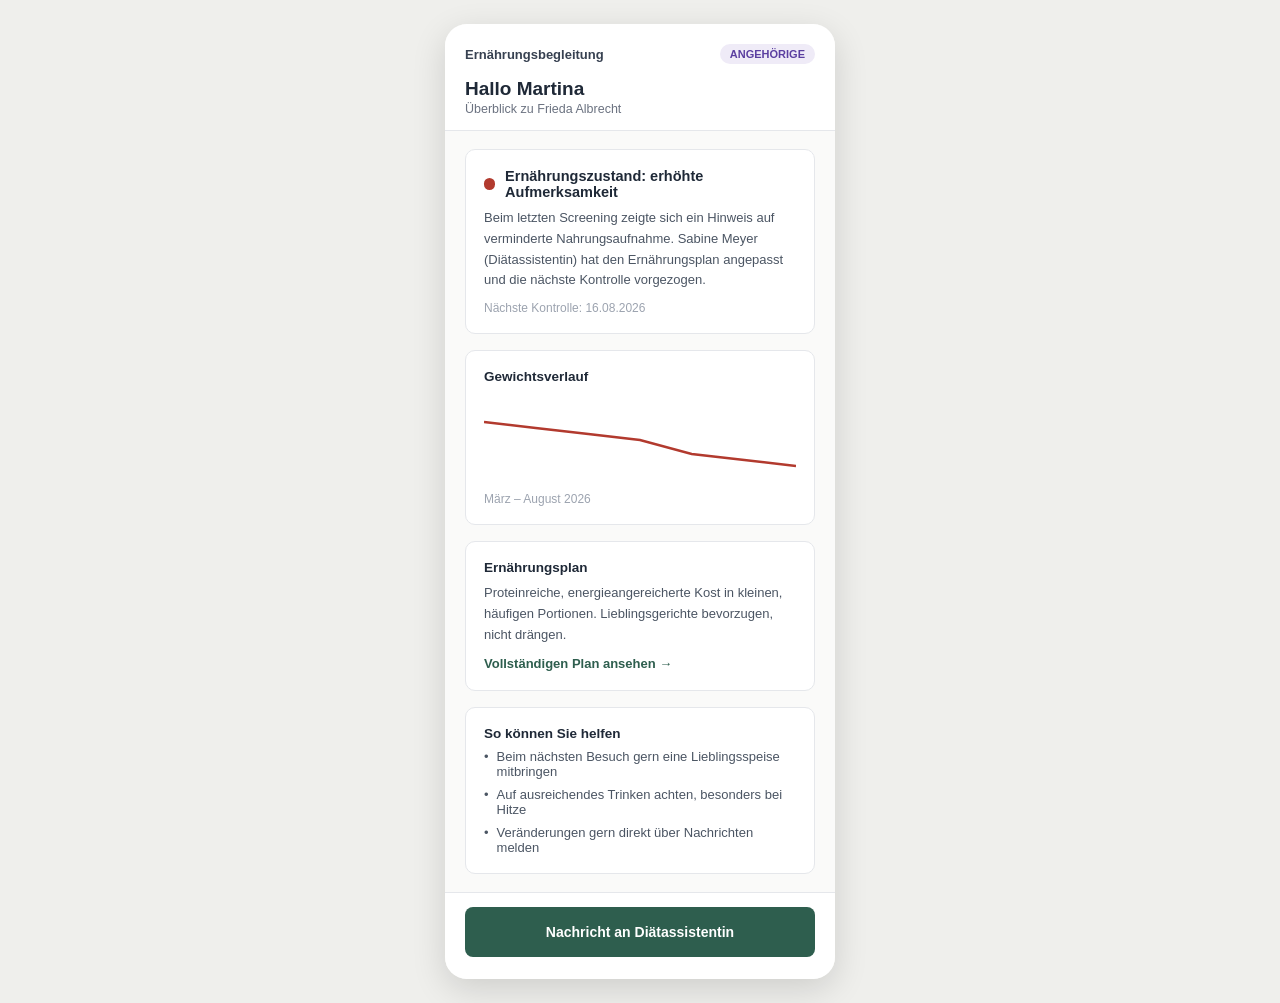
<file: demo-app/mobile/angehoerige.html>
<!doctype html>
<html lang="de">
<head>
<meta charset="utf-8">
<meta name="viewport" content="width=device-width, initial-scale=1">
<title>Angehörige – Übersicht</title>
<meta name="theme-color" content="#2E5E4E">
<link rel="manifest" href="../manifest.json">
<link rel="icon" href="../assets/icon-192.png">
<link rel="stylesheet" href="../css/style.css">
</head>
<body>
<div class="phone-wrap">
  <div class="phone">
    <div class="phone-header">
      <div style="display:flex; align-items:center; justify-content:space-between;">
        <div style="font-size:13px; font-weight:700; color:#374151;">Ernährungsbegleitung</div>
        <span class="role-tag angehoerige">ANGEHÖRIGE</span>
      </div>
      <div style="font-size:19px; font-weight:700; margin-top:14px;">Hallo Martina</div>
      <div style="font-size:12.5px; color:#6B7280; margin-top:2px;">Überblick zu Frieda Albrecht</div>
    </div>

    <div class="phone-body">
      <div class="card">
        <div style="display:flex; align-items:center; gap:10px;">
          <span class="dot" style="color:#B23A2E; width:12px; height:12px;"></span>
          <div style="font-size:14.5px; font-weight:700;">Ernährungszustand: erhöhte Aufmerksamkeit</div>
        </div>
        <div style="font-size:13px; color:#4B5563; line-height:1.6; margin-top:8px;">Beim letzten Screening zeigte sich ein Hinweis auf verminderte Nahrungsaufnahme. Sabine Meyer (Diätassistentin) hat den Ernährungsplan angepasst und die nächste Kontrolle vorgezogen.</div>
        <div style="font-size:12px; color:#9CA3AF; margin-top:10px;">Nächste Kontrolle: 16.08.2026</div>
      </div>

      <div class="card">
        <div style="font-size:13.5px; font-weight:700; margin-bottom:10px;">Gewichtsverlauf</div>
        <svg width="100%" height="90" viewBox="0 0 320 90" preserveAspectRatio="none">
          <polyline points="0,28 53,34 107,40 160,46 213,60 267,66 320,72" fill="none" stroke="#B23A2E" stroke-width="2.5"/>
        </svg>
        <div style="font-size:12px; color:#9CA3AF; margin-top:4px;">März – August 2026</div>
      </div>

      <div class="card">
        <div style="font-size:13.5px; font-weight:700; margin-bottom:8px;">Ernährungsplan</div>
        <div style="font-size:13px; color:#4B5563; line-height:1.6;">Proteinreiche, energieangereicherte Kost in kleinen, häufigen Portionen. Lieblingsgerichte bevorzugen, nicht drängen.</div>
        <a href="../fachkraft/plan.html" style="font-size:13px; font-weight:600; display:inline-block; margin-top:10px;">Vollständigen Plan ansehen →</a>
      </div>

      <div class="card">
        <div style="font-size:13.5px; font-weight:700; margin-bottom:8px;">So können Sie helfen</div>
        <div style="display:flex; flex-direction:column; gap:8px; font-size:13px; color:#4B5563;">
          <div style="display:flex; gap:8px;"><span>•</span><span>Beim nächsten Besuch gern eine Lieblingsspeise mitbringen</span></div>
          <div style="display:flex; gap:8px;"><span>•</span><span>Auf ausreichendes Trinken achten, besonders bei Hitze</span></div>
          <div style="display:flex; gap:8px;"><span>•</span><span>Veränderungen gern direkt über Nachrichten melden</span></div>
        </div>
      </div>
    </div>

    <div class="phone-foot">
      <button class="btn btn-primary" style="width:100%; height:50px;" onclick="location.href='kommunikation.html'">Nachricht an Diätassistentin</button>
    </div>
  </div>
</div>
<script src="../js/app.js"></script>
</body>
</html>
</file>
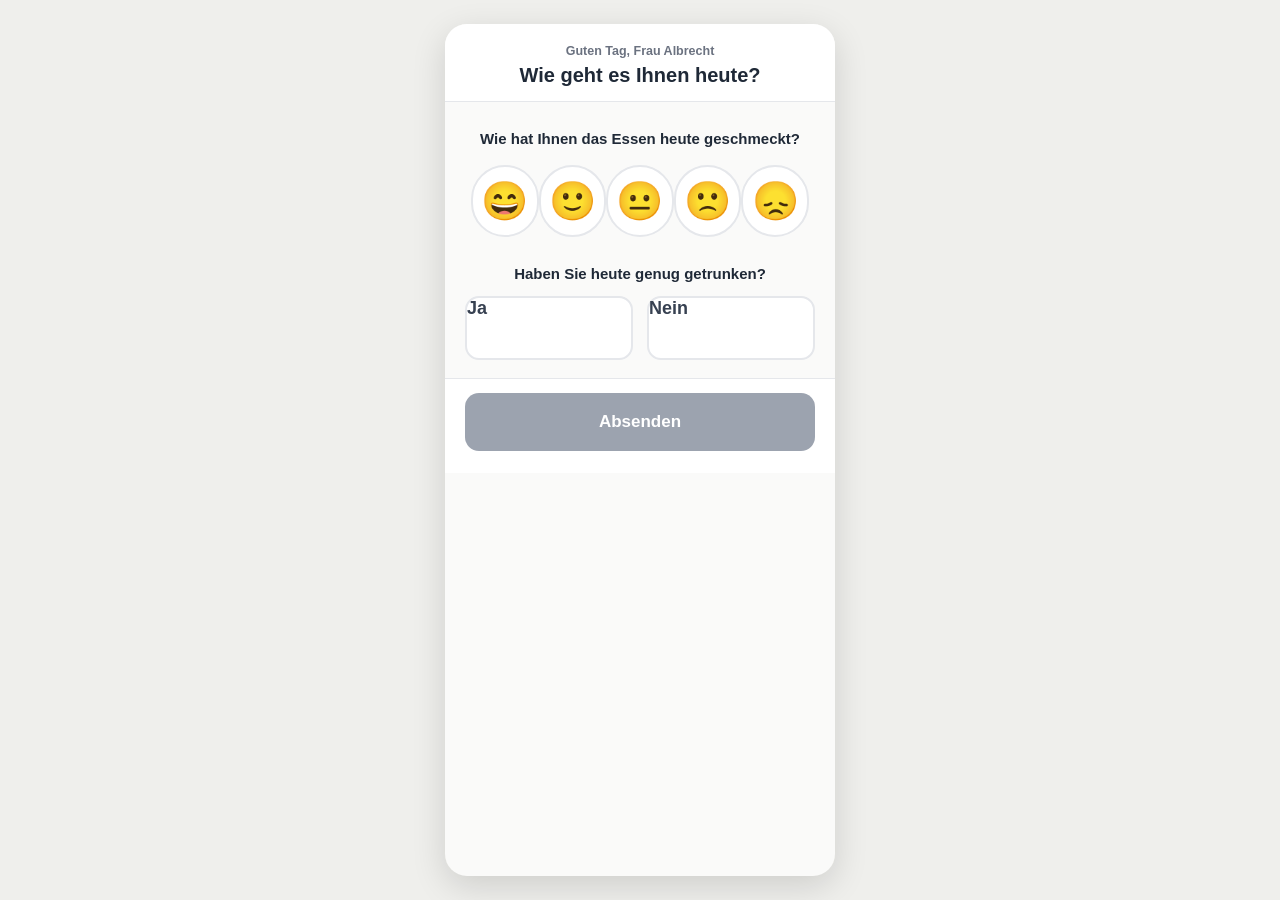
<file: demo-app/mobile/betroffene.html>
<!doctype html>
<html lang="de">
<head>
<meta charset="utf-8">
<meta name="viewport" content="width=device-width, initial-scale=1">
<title>Wie geht es Ihnen?</title>
<meta name="theme-color" content="#2E5E4E">
<link rel="manifest" href="../manifest.json">
<link rel="icon" href="../assets/icon-192.png">
<link rel="stylesheet" href="../css/style.css">
<style>
  .smiley-big { font-size:38px; width:72px; height:72px; border-radius:999px; border:2px solid #E5E7EB; background:#fff; display:flex; align-items:center; justify-content:center; cursor:pointer; }
  .smiley-big.selected { border-color:var(--brand); background:var(--brand-light); transform:scale(1.06); }
  .yesno-btn { height:64px; border-radius:14px; border:2px solid #E5E7EB; background:#fff; font-size:18px; font-weight:700; cursor:pointer; color:#374151; }
  .yesno-btn.selected.yes { border-color:#2F7A4E; background:var(--green-bg); color:#2F7A4E; }
  .yesno-btn.selected.no { border-color:#B23A2E; background:var(--red-bg); color:#B23A2E; }
</style>
</head>
<body>
<div class="phone-wrap">
  <div class="phone">
    <div id="form-view">
      <div class="phone-header" style="text-align:center;">
        <div style="font-size:12.5px; font-weight:700; color:#6B7280;">Guten Tag, Frau Albrecht</div>
        <div style="font-size:20px; font-weight:700; margin-top:6px;">Wie geht es Ihnen heute?</div>
      </div>
      <div class="phone-body" style="display:flex; flex-direction:column; gap:28px; align-items:center; padding-top:28px;">
        <div style="width:100%;">
          <div style="font-size:15px; font-weight:600; text-align:center; margin-bottom:18px;">Wie hat Ihnen das Essen heute geschmeckt?</div>
          <div style="display:flex; justify-content:space-between; padding:0 6px;" id="mood-row"></div>
        </div>

        <div style="width:100%;">
          <div style="font-size:15px; font-weight:600; text-align:center; margin-bottom:14px;">Haben Sie heute genug getrunken?</div>
          <div style="display:grid; grid-template-columns:1fr 1fr; gap:14px;" id="drink-row"></div>
        </div>
      </div>
      <div class="phone-foot">
        <button class="btn btn-primary" id="submit-btn" style="width:100%; height:58px; font-size:17px; border-radius:14px;" disabled>Absenden</button>
      </div>
    </div>

    <div id="done-view" style="display:none; flex-grow:1; flex-direction:column; align-items:center; justify-content:center; padding:40px; gap:20px; text-align:center;">
      <div style="width:96px; height:96px; border-radius:999px; background:var(--green-bg); display:flex; align-items:center; justify-content:center; font-size:46px;">✓</div>
      <div style="font-size:21px; font-weight:700;">Danke schön!</div>
      <div style="font-size:15px; color:#6B7280; line-height:1.6;">Ihre Angaben wurden gespeichert.</div>
      <a href="../index.html" style="font-size:14px; font-weight:600;">Zurück</a>
    </div>
  </div>
</div>

<script src="../js/app.js"></script>
<script>
  const MOODS = [
    { k: "sehrgut", e: "😄" },
    { k: "gut", e: "🙂" },
    { k: "mittel", e: "😐" },
    { k: "schlecht", e: "🙁" },
    { k: "sehrschlecht", e: "😞" },
  ];
  let mood = null, drink = null;

  function sync() {
    qs("#mood-row").innerHTML = MOODS.map(m =>
      `<div class="smiley-big ${mood === m.k ? "selected" : ""}" data-k="${m.k}">${m.e}</div>`
    ).join("");
    qsa(".smiley-big").forEach(el => el.addEventListener("click", () => { mood = el.dataset.k; sync(); }));

    qs("#drink-row").innerHTML = `
      <div class="yesno-btn ${drink === "ja" ? "selected yes" : ""}" id="btn-ja">Ja</div>
      <div class="yesno-btn ${drink === "nein" ? "selected no" : ""}" id="btn-nein">Nein</div>`;
    qs("#btn-ja").addEventListener("click", () => { drink = "ja"; sync(); });
    qs("#btn-nein").addEventListener("click", () => { drink = "nein"; sync(); });

    qs("#submit-btn").disabled = !(mood && drink);
  }

  qs("#submit-btn").addEventListener("click", () => {
    if (qs("#submit-btn").disabled) return;
    qs("#form-view").style.display = "none";
    qs("#done-view").style.display = "flex";
  });
  sync();
</script>
</body>
</html>
</file>
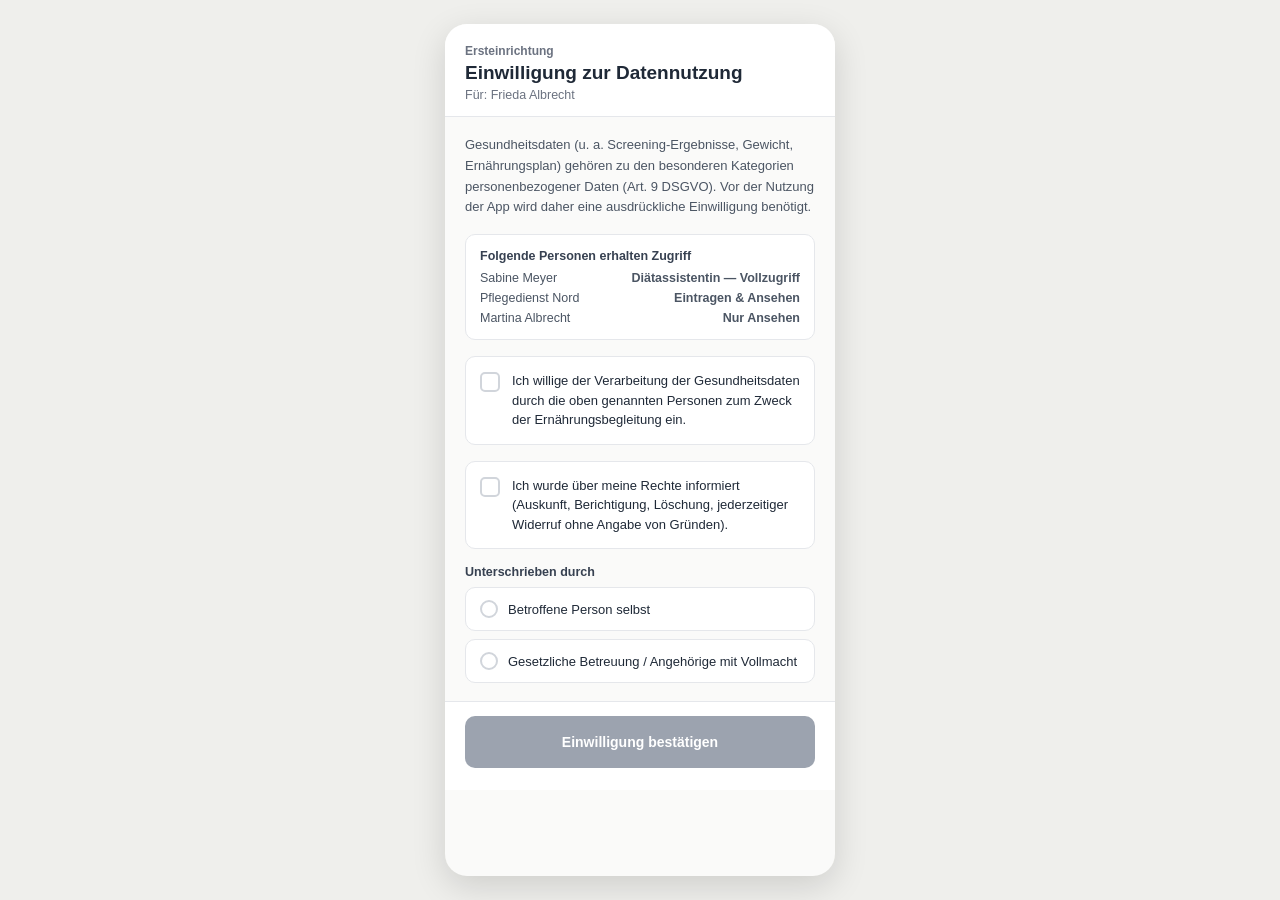
<file: demo-app/mobile/einwilligung.html>
<!doctype html>
<html lang="de">
<head>
<meta charset="utf-8">
<meta name="viewport" content="width=device-width, initial-scale=1">
<title>Einwilligung</title>
<meta name="theme-color" content="#2E5E4E">
<link rel="manifest" href="../manifest.json">
<link rel="icon" href="../assets/icon-192.png">
<link rel="stylesheet" href="../css/style.css">
</head>
<body>
<div class="phone-wrap">
  <div class="phone">
    <div id="form-view">
      <div class="phone-header">
        <div style="font-size:12px; font-weight:700; color:#6B7280;">Ersteinrichtung</div>
        <div style="font-size:19px; font-weight:700; margin-top:4px;">Einwilligung zur Datennutzung</div>
        <div style="font-size:12.5px; color:#6B7280; margin-top:4px;">Für: Frieda Albrecht</div>
      </div>
      <div class="phone-body">
        <div style="font-size:13px; color:#4B5563; line-height:1.6;">
          Gesundheitsdaten (u. a. Screening-Ergebnisse, Gewicht, Ernährungsplan) gehören zu den besonderen Kategorien personenbezogener Daten (Art. 9 DSGVO). Vor der Nutzung der App wird daher eine ausdrückliche Einwilligung benötigt.
        </div>
        <div class="card" style="padding:14px;">
          <div style="font-size:12.5px; font-weight:700; color:#374151; margin-bottom:8px;">Folgende Personen erhalten Zugriff</div>
          <div style="display:flex; flex-direction:column; gap:6px; font-size:12.5px; color:#4B5563;">
            <div style="display:flex; justify-content:space-between;"><span>Sabine Meyer</span><span style="font-weight:600;">Diätassistentin — Vollzugriff</span></div>
            <div style="display:flex; justify-content:space-between;"><span>Pflegedienst Nord</span><span style="font-weight:600;">Eintragen &amp; Ansehen</span></div>
            <div style="display:flex; justify-content:space-between;"><span>Martina Albrecht</span><span style="font-weight:600;">Nur Ansehen</span></div>
          </div>
        </div>

        <div class="card" id="c1-row" style="padding:14px; display:flex; gap:12px; align-items:flex-start; cursor:pointer;">
          <div class="checkbox" id="c1-box" style="margin-top:1px;"></div>
          <div style="font-size:13px; line-height:1.5;">Ich willige der Verarbeitung der Gesundheitsdaten durch die oben genannten Personen zum Zweck der Ernährungsbegleitung ein.</div>
        </div>
        <div class="card" id="c2-row" style="padding:14px; display:flex; gap:12px; align-items:flex-start; cursor:pointer;">
          <div class="checkbox" id="c2-box" style="margin-top:1px;"></div>
          <div style="font-size:13px; line-height:1.5;">Ich wurde über meine Rechte informiert (Auskunft, Berichtigung, Löschung, jederzeitiger Widerruf ohne Angabe von Gründen).</div>
        </div>

        <div>
          <div style="font-size:12.5px; font-weight:700; color:#374151; margin-bottom:8px;">Unterschrieben durch</div>
          <div style="display:flex; flex-direction:column; gap:8px;">
            <div class="card" id="r-self" style="padding:12px 14px; display:flex; gap:10px; align-items:center; cursor:pointer;">
              <div class="radio" id="r-self-dot"></div><div style="font-size:13px;">Betroffene Person selbst</div>
            </div>
            <div class="card" id="r-betreuung" style="padding:12px 14px; display:flex; gap:10px; align-items:center; cursor:pointer;">
              <div class="radio" id="r-betreuung-dot"></div><div style="font-size:13px;">Gesetzliche Betreuung / Angehörige mit Vollmacht</div>
            </div>
          </div>
        </div>
      </div>
      <div class="phone-foot">
        <button class="btn btn-primary" id="submit-btn" style="width:100%; height:52px; border-radius:10px;" disabled>Einwilligung bestätigen</button>
      </div>
    </div>

    <div id="done-view" style="display:none; flex-grow:1; flex-direction:column; align-items:center; justify-content:center; padding:40px; gap:20px; text-align:center;">
      <div style="width:88px; height:88px; border-radius:999px; background:var(--green-bg); display:flex; align-items:center; justify-content:center; font-size:40px;">✓</div>
      <div style="font-size:20px; font-weight:700;">Einwilligung gespeichert</div>
      <div style="font-size:14px; color:#6B7280; line-height:1.6;">Die Einwilligung wurde dokumentiert und ist im Änderungsverlauf von Frieda Albrecht nachvollziehbar hinterlegt. Sie kann jederzeit widerrufen werden.</div>
      <a href="../index.html" style="font-size:13px; font-weight:600;">Zurück zur Anmeldung</a>
    </div>
  </div>
</div>

<script src="../js/app.js"></script>
<script>
  let c1 = false, c2 = false, signee = null;
  function sync() {
    qs("#c1-box").classList.toggle("checked", c1);
    qs("#c1-box").innerHTML = c1 ? "✓" : "";
    qs("#c2-box").classList.toggle("checked", c2);
    qs("#c2-box").innerHTML = c2 ? "✓" : "";
    qs("#r-self-dot").classList.toggle("selected", signee === "self");
    qs("#r-betreuung-dot").classList.toggle("selected", signee === "betreuung");
    qs("#submit-btn").disabled = !(c1 && c2 && signee);
  }
  qs("#c1-row").addEventListener("click", () => { c1 = !c1; sync(); });
  qs("#c2-row").addEventListener("click", () => { c2 = !c2; sync(); });
  qs("#r-self").addEventListener("click", () => { signee = "self"; sync(); });
  qs("#r-betreuung").addEventListener("click", () => { signee = "betreuung"; sync(); });
  qs("#submit-btn").addEventListener("click", () => {
    if (qs("#submit-btn").disabled) return;
    qs("#form-view").style.display = "none";
    const done = qs("#done-view"); done.style.display = "flex";
  });
  sync();
</script>
</body>
</html>
</file>
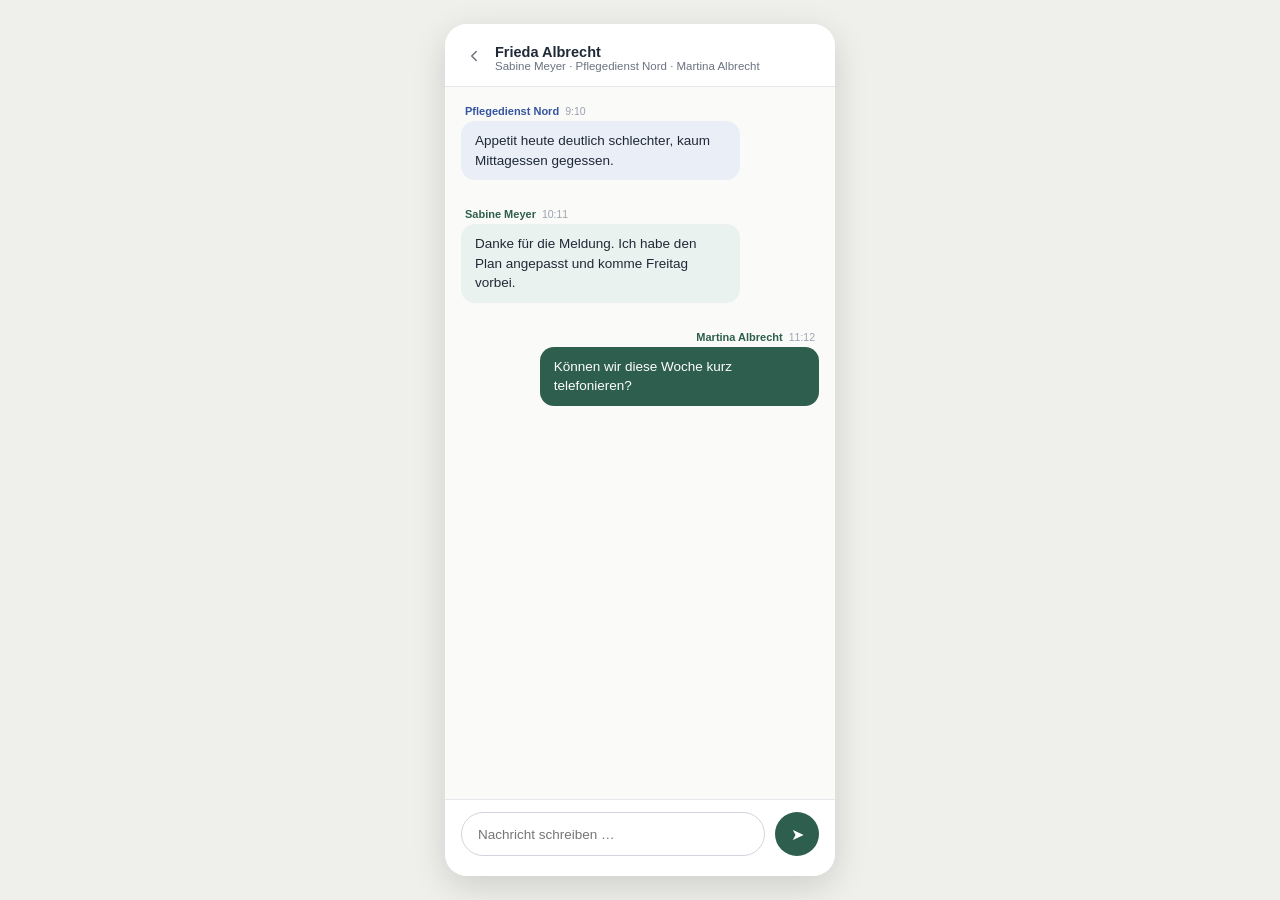
<file: demo-app/mobile/kommunikation.html>
<!doctype html>
<html lang="de">
<head>
<meta charset="utf-8">
<meta name="viewport" content="width=device-width, initial-scale=1">
<title>Kommunikation</title>
<meta name="theme-color" content="#2E5E4E">
<link rel="manifest" href="../manifest.json">
<link rel="icon" href="../assets/icon-192.png">
<link rel="stylesheet" href="../css/style.css">
</head>
<body>
<div class="phone-wrap">
  <div class="phone">
    <div class="phone-header" style="display:flex; align-items:center; gap:12px;">
      <a href="angehoerige.html" style="color:#6B7280;"><svg width="18" height="18" viewBox="0 0 24 24" fill="none" stroke="#6B7280" stroke-width="2" stroke-linecap="round" stroke-linejoin="round"><path d="m15 18-6-6 6-6"/></svg></a>
      <div>
        <div style="font-size:14.5px; font-weight:700;">Frieda Albrecht</div>
        <div style="font-size:11.5px; color:#6B7280;">Sabine Meyer · Pflegedienst Nord · Martina Albrecht</div>
      </div>
    </div>

    <div class="phone-body" id="messages" style="padding:18px 16px;"></div>

    <div style="padding:12px 16px 20px; background:#fff; border-top:1px solid var(--border); display:flex; gap:10px; align-items:center;">
      <input id="draft" type="text" placeholder="Nachricht schreiben …" style="flex-grow:1; height:44px; border:1px solid #D1D5DB; border-radius:999px; padding:0 16px; font-size:13.5px;"/>
      <div id="send-btn" style="width:44px; height:44px; border-radius:999px; background:var(--brand); display:flex; align-items:center; justify-content:center; cursor:pointer; flex-shrink:0; color:#fff;">➤</div>
    </div>
  </div>
</div>

<script src="../js/app.js"></script>
<script>
  const colors = {
    fachkraft: { bg: "var(--brand-light)", fg: "#1F2937", badge: "#2E5E4E" },
    pflege: { bg: "#E9EEF7", fg: "#1F2937", badge: "#3555A0" },
    angehoerige: { bg: "#2E5E4E", fg: "#FFFFFF", badge: "#2E5E4E" },
  };
  let messages = [
    { sender: "Pflegedienst Nord", text: "Appetit heute deutlich schlechter, kaum Mittagessen gegessen.", self: false, role: "pflege" },
    { sender: "Sabine Meyer", text: "Danke für die Meldung. Ich habe den Plan angepasst und komme Freitag vorbei.", self: false, role: "fachkraft" },
    { sender: "Martina Albrecht", text: "Können wir diese Woche kurz telefonieren?", self: true, role: "angehoerige" },
  ];

  function render() {
    qs("#messages").innerHTML = messages.map((m, i) => {
      const c = colors[m.role];
      return `<div style="display:flex; flex-direction:column; align-items:${m.self ? "flex-end" : "flex-start"}; margin-bottom:12px;">
        <div style="display:flex; align-items:center; gap:6px; margin-bottom:4px; padding:0 4px;">
          <span style="font-size:11px; font-weight:700; color:${c.badge};">${m.sender}</span>
          <span style="font-size:10.5px; color:#9CA3AF;">${9 + i}:1${i}</span>
        </div>
        <div style="max-width:78%; background:${m.self ? c.badge : c.bg}; color:${m.self ? "#FFFFFF" : c.fg}; border-radius:14px; padding:10px 14px; font-size:13.5px; line-height:1.45;">${m.text}</div>
      </div>`;
    }).join("");
    qs("#messages").scrollTop = qs("#messages").scrollHeight;
  }

  function send() {
    const text = qs("#draft").value.trim();
    if (!text) return;
    messages.push({ sender: "Martina Albrecht", text, self: true, role: "angehoerige" });
    qs("#draft").value = "";
    render();
  }
  qs("#send-btn").addEventListener("click", send);
  qs("#draft").addEventListener("keydown", (e) => { if (e.key === "Enter") send(); });
  render();
</script>
</body>
</html>
</file>
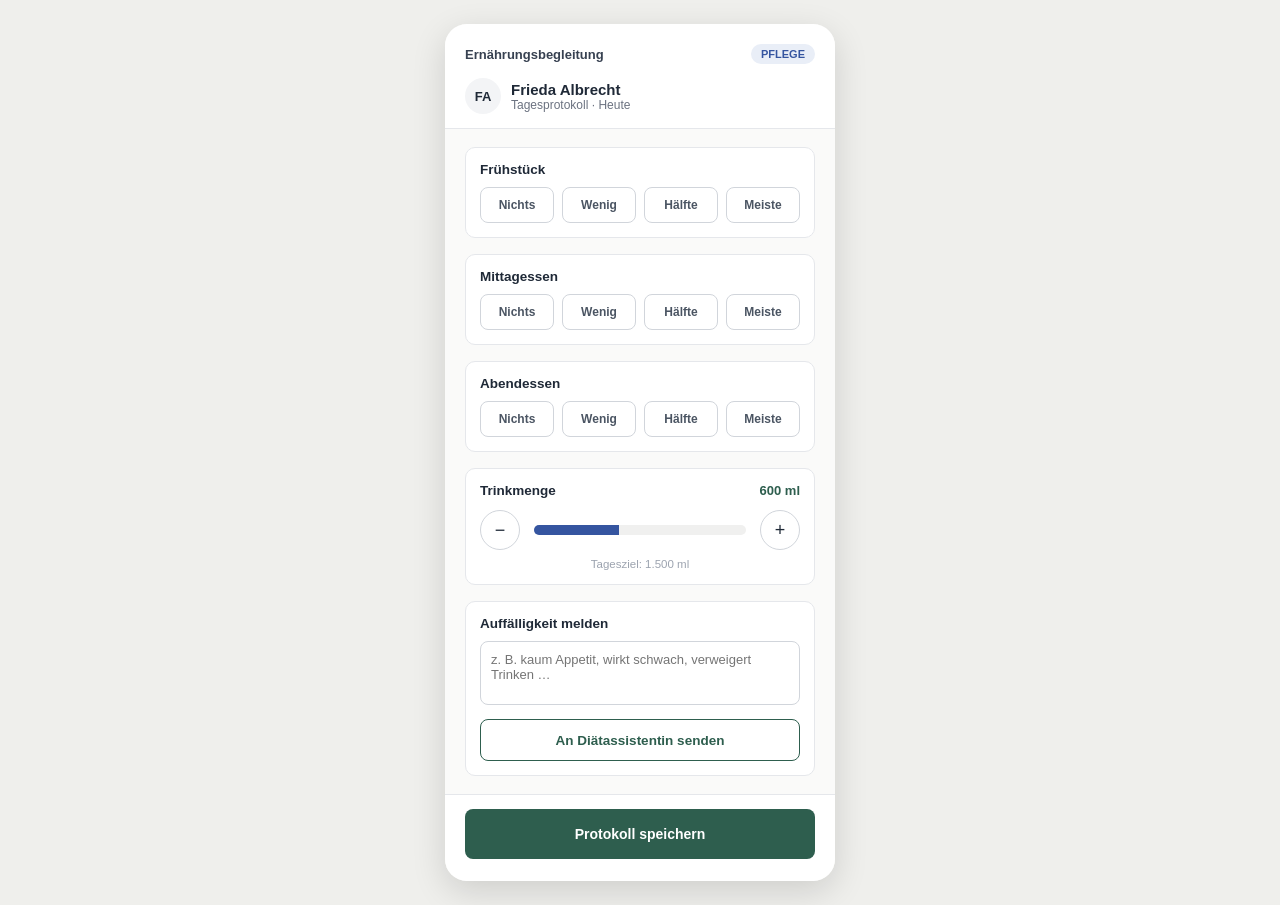
<file: demo-app/mobile/pflege.html>
<!doctype html>
<html lang="de">
<head>
<meta charset="utf-8">
<meta name="viewport" content="width=device-width, initial-scale=1">
<title>Tagesprotokoll</title>
<meta name="theme-color" content="#2E5E4E">
<link rel="manifest" href="../manifest.json">
<link rel="icon" href="../assets/icon-192.png">
<link rel="stylesheet" href="../css/style.css">
<style>
  .portion { border-radius:8px; cursor:pointer; border:1px solid #D1D5DB; background:#fff; color:#4B5563; text-align:center; padding:10px 4px; font-size:12px; font-weight:600; }
  .portion.selected { background:var(--brand); border-color:var(--brand); color:#fff; }
  .step-btn { border-radius:999px; cursor:pointer; border:1px solid #D1D5DB; background:#fff; display:flex; align-items:center; justify-content:center; width:40px; height:40px; font-size:18px; }
</style>
</head>
<body>
<div class="phone-wrap">
  <div class="phone">
    <div class="phone-header">
      <div style="display:flex; align-items:center; justify-content:space-between;">
        <div style="font-size:13px; font-weight:700; color:#374151;">Ernährungsbegleitung</div>
        <span class="role-tag pflege">PFLEGE</span>
      </div>
      <div style="display:flex; align-items:center; gap:10px; margin-top:14px;">
        <div style="width:36px; height:36px; border-radius:999px; background:#F3F4F6; display:flex; align-items:center; justify-content:center; font-size:13px; font-weight:700;">FA</div>
        <div><div style="font-size:15px; font-weight:700;">Frieda Albrecht</div><div style="font-size:12px; color:#6B7280;">Tagesprotokoll · Heute</div></div>
      </div>
    </div>

    <div class="phone-body" id="meals"></div>

    <div class="phone-foot">
      <button class="btn btn-primary" style="width:100%; height:50px;" onclick="demoAlert('Protokoll wurde in der Demo gespeichert und an die Fachkraft gemeldet.')">Protokoll speichern</button>
    </div>
  </div>
</div>

<script src="../js/app.js"></script>
<script>
  const LEVELS = ["Nichts", "Wenig", "Hälfte", "Meiste"];
  const state = { fruehstueck: null, mittag: null, abend: null, drinkMl: 600 };

  function mealCard(label, key) {
    return `<div class="card" style="padding:14px;">
      <div style="font-size:13.5px; font-weight:700; margin-bottom:10px;">${label}</div>
      <div style="display:grid; grid-template-columns: repeat(4, 1fr); gap:8px;">
        ${LEVELS.map(l => `<div class="portion ${state[key] === l ? "selected" : ""}" data-key="${key}" data-val="${l}">${l}</div>`).join("")}
      </div>
    </div>`;
  }

  function render() {
    qs("#meals").innerHTML =
      mealCard("Frühstück", "fruehstueck") + mealCard("Mittagessen", "mittag") + mealCard("Abendessen", "abend") +
      `<div class="card" style="padding:14px;">
        <div style="display:flex; align-items:center; justify-content:space-between; margin-bottom:12px;">
          <div style="font-size:13.5px; font-weight:700;">Trinkmenge</div>
          <div style="font-size:13px; font-weight:700; color:var(--brand);">${state.drinkMl} ml</div>
        </div>
        <div style="display:flex; align-items:center; gap:14px; justify-content:center;">
          <div class="step-btn" id="drink-down">−</div>
          <div style="height:10px; flex-grow:1; border-radius:999px; background:#F0F0EF; overflow:hidden;"><div style="height:100%; width:${Math.min(100, Math.round(state.drinkMl / 1500 * 100))}%; background:#3555A0;"></div></div>
          <div class="step-btn" id="drink-up">+</div>
        </div>
        <div style="font-size:11.5px; color:#9CA3AF; text-align:center; margin-top:8px;">Tagesziel: 1.500 ml</div>
      </div>
      <div class="card" style="padding:14px;">
        <div style="font-size:13.5px; font-weight:700; margin-bottom:10px;">Auffälligkeit melden</div>
        <textarea placeholder="z. B. kaum Appetit, wirkt schwach, verweigert Trinken …" style="width:100%; height:64px; border:1px solid #D1D5DB; border-radius:8px; padding:10px; font-size:13px; font-family:inherit; resize:none;"></textarea>
        <button class="btn btn-outline" style="margin-top:10px; width:100%; height:42px; font-size:13.5px;" onclick="demoAlert('Meldung wurde in der Demo an die Diätassistentin gesendet.')">An Diätassistentin senden</button>
      </div>`;

    qsa(".portion").forEach(el => el.addEventListener("click", () => { state[el.dataset.key] = el.dataset.val; render(); }));
    qs("#drink-up").addEventListener("click", () => { state.drinkMl = Math.min(3000, state.drinkMl + 100); render(); });
    qs("#drink-down").addEventListener("click", () => { state.drinkMl = Math.max(0, state.drinkMl - 100); render(); });
  }
  render();
</script>
</body>
</html>
</file>
<file: demo-app/css/style.css>
:root {
  --brand: #2E5E4E;
  --brand-light: #EAF2EF;
  --brand-mid: #4A7A68;
  --accent: #A9700D;
  --red-bg: #FBE9E7; --red-fg: #B23A2E;
  --amber-bg: #FBF0DD; --amber-fg: #A9700D;
  --green-bg: #E7F4EC; --green-fg: #2F7A4E;
  --text: #1F2937;
  --grey: #6B7280;
  --border: #E5E7EB;
  --bg: #FAFAF9;
}

* { box-sizing: border-box; }
html, body { margin: 0; padding: 0; }
body {
  font-family: -apple-system, BlinkMacSystemFont, "Segoe UI", Roboto, sans-serif;
  background: var(--bg);
  color: var(--text);
}
a { color: var(--brand); text-decoration: none; }
a:hover { color: #1F4438; }
button { font-family: inherit; cursor: pointer; }

/* Accessibility font-size scaling (BFSG) */
body.fs-gross { font-size: 112%; }
body.fs-sehrgross { font-size: 128%; }

/* ---------- Desktop (Fachkraft) shell ---------- */
.app-shell { display: flex; min-height: 100vh; }
.sidebar {
  width: 240px; flex-shrink: 0; background: #fff; border-right: 1px solid var(--border);
  display: flex; flex-direction: column; padding: 20px 14px; position: sticky; top: 0; height: 100vh;
}
.brand-row { display: flex; align-items: center; gap: 10px; padding: 0 8px 20px; }
.brand-logo { width: 34px; height: 34px; border-radius: 9px; background: var(--brand); flex-shrink: 0; }
.brand-name { font-size: 15px; font-weight: 700; }
.navitem {
  display: flex; align-items: center; gap: 10px; padding: 10px 10px; font-size: 14px;
  border-radius: 8px; color: #4B5563; text-decoration: none;
}
.navitem.active { background: var(--brand-light); color: var(--brand); font-weight: 600; }
.navitem:hover:not(.active) { background: #F3F4F6; }
.sidebar-foot {
  margin-top: auto; display: flex; align-items: center; gap: 10px; padding: 10px 8px;
  border-top: 1px solid var(--border);
}
.avatar {
  width: 32px; height: 32px; border-radius: 999px; background: var(--brand-light); color: var(--brand);
  display: flex; align-items: center; justify-content: center; font-size: 13px; font-weight: 700; flex-shrink: 0;
}
.main { flex-grow: 1; padding: 28px 32px; max-width: 1180px; }

/* ---------- Mobile phone shell ---------- */
.phone-wrap { display: flex; justify-content: center; padding: 24px 12px; min-height: 100vh; background: #EFEFEC; }
.phone {
  width: 390px; max-width: 100%; min-height: 780px; background: var(--bg);
  display: flex; flex-direction: column; border-radius: 22px; overflow: hidden;
  box-shadow: 0 10px 34px rgba(0,0,0,0.14);
}
.phone-header { padding: 20px 20px 14px; background: #fff; border-bottom: 1px solid var(--border); }
.role-tag {
  display: inline-flex; padding: 4px 10px; border-radius: 999px; font-size: 11px; font-weight: 700;
}
.role-tag.fachkraft { background: var(--brand-light); color: var(--brand); }
.role-tag.pflege { background: #E9EEF7; color: #3555A0; }
.role-tag.angehoerige { background: #EFEBF7; color: #5B3FA0; }
.role-tag.betroffene { background: var(--green-bg); color: var(--green-fg); }
.phone-body { flex-grow: 1; overflow: auto; padding: 18px 20px; display: flex; flex-direction: column; gap: 16px; }
.phone-foot { padding: 14px 20px 22px; background: #fff; border-top: 1px solid var(--border); }

/* ---------- shared bits ---------- */
.card { border: 1px solid var(--border); border-radius: 10px; background: #fff; padding: 18px; }
.card-title { font-size: 13px; font-weight: 600; color: #374151; margin-bottom: 10px; }
.btn {
  height: 44px; padding: 0 18px; border-radius: 8px; border: none; font-size: 14px; font-weight: 600;
  display: inline-flex; align-items: center; justify-content: center; gap: 8px;
}
.btn-primary { background: var(--brand); color: #fff; }
.btn-primary:hover { background: #244C3F; }
.btn-primary:disabled { background: #9CA3AF; cursor: not-allowed; }
.btn-ghost { background: #fff; color: #4B5563; border: 1px solid #D1D5DB; }
.btn-ghost:hover { background: #F3F4F6; }
.btn-outline { background: #fff; color: var(--brand); border: 1px solid var(--brand); }

.chip {
  display: inline-flex; padding: 9px 16px; font-size: 13px; font-weight: 600; border-radius: 999px;
  border: 1px solid #D1D5DB; background: #fff; color: #4B5563; cursor: pointer;
}
.chip.active { background: var(--brand); border-color: var(--brand); color: #fff; }

.badge { display: inline-flex; align-items: center; gap: 6px; padding: 4px 10px; border-radius: 999px; font-size: 12px; font-weight: 600; }
.badge.red { background: var(--red-bg); color: var(--red-fg); }
.badge.amber { background: var(--amber-bg); color: var(--amber-fg); }
.badge.green { background: var(--green-bg); color: var(--green-fg); }
.dot { width: 7px; height: 7px; border-radius: 999px; background: currentColor; }

.tabs { display: flex; gap: 24px; border-bottom: 1px solid var(--border); margin-bottom: 20px; }
.tab { padding: 0 2px 12px; font-size: 14px; color: #6B7280; border-bottom: 2px solid transparent; cursor: pointer; background: none; border-top: none; border-left: none; border-right: none; }
.tab.active { color: var(--brand); border-bottom-color: var(--brand); font-weight: 600; }

table.data { width: 100%; border-collapse: collapse; background: #fff; }
table.data th { text-align: left; font-size: 12px; font-weight: 600; color: #6B7280; background: #F9FAFB; padding: 12px 16px; border-bottom: 1px solid var(--border); }
table.data td { padding: 13px 16px; font-size: 13.5px; border-bottom: 1px solid #F0F0EF; vertical-align: middle; }
table.data tr:last-child td { border-bottom: none; }
.table-wrap { border: 1px solid var(--border); border-radius: 10px; overflow: hidden; }

.option {
  border: 1px solid #D1D5DB; border-radius: 10px; cursor: pointer; background: #fff; padding: 16px 18px; font-size: 14.5px;
}
.option:hover { border-color: #9CA3AF; }
.option.selected { border-color: var(--brand); background: var(--brand-light); }

.smiley { border-radius: 999px; border: 2px solid var(--border); background: #fff; cursor: pointer; display: flex; align-items: center; justify-content: center; aspect-ratio: 1; }
.smiley.selected { border-color: var(--brand); background: var(--brand-light); }

.toggle { width: 44px; height: 26px; border-radius: 999px; background: #D1D5DB; position: relative; cursor: pointer; flex-shrink: 0; }
.toggle.on { background: var(--brand); }
.toggle .knob { width: 20px; height: 20px; border-radius: 999px; background: #fff; position: absolute; top: 3px; left: 3px; transition: left .15s; }
.toggle.on .knob { left: 21px; }

.checkbox { width: 20px; height: 20px; border-radius: 5px; border: 2px solid #D1D5DB; flex-shrink: 0; display: flex; align-items: center; justify-content: center; background: #fff; cursor: pointer; }
.checkbox.checked { border-color: var(--brand); background: var(--brand); color: #fff; }
.radio { width: 18px; height: 18px; border-radius: 999px; border: 2px solid #D1D5DB; flex-shrink: 0; cursor: pointer; display: flex; align-items: center; justify-content: center; }
.radio.selected { border-color: var(--brand); }
.radio.selected::after { content: ""; width: 9px; height: 9px; border-radius: 999px; background: var(--brand); }

.banner-warn { border: 1px solid #F5D7B2; background: #FFFBF3; border-radius: 10px; padding: 12px 16px; display: flex; align-items: center; gap: 12px; color: #8A5A11; }
.banner-note { border: 1px solid var(--border); border-radius: 10px; background: #fff; padding: 16px; font-size: 13px; color: #4B5563; }

.page-head { display: flex; align-items: center; justify-content: space-between; margin-bottom: 18px; gap: 16px; flex-wrap: wrap; }
.page-title { font-size: 22px; font-weight: 700; }
.page-sub { font-size: 13px; color: #6B7280; margin-top: 2px; }

@media (max-width: 860px) {
  .app-shell { flex-direction: column; }
  .sidebar { width: 100%; height: auto; position: static; flex-direction: row; overflow-x: auto; }
  .sidebar-foot { display: none; }
  .brand-row { padding: 0 10px; }
}
</file>
